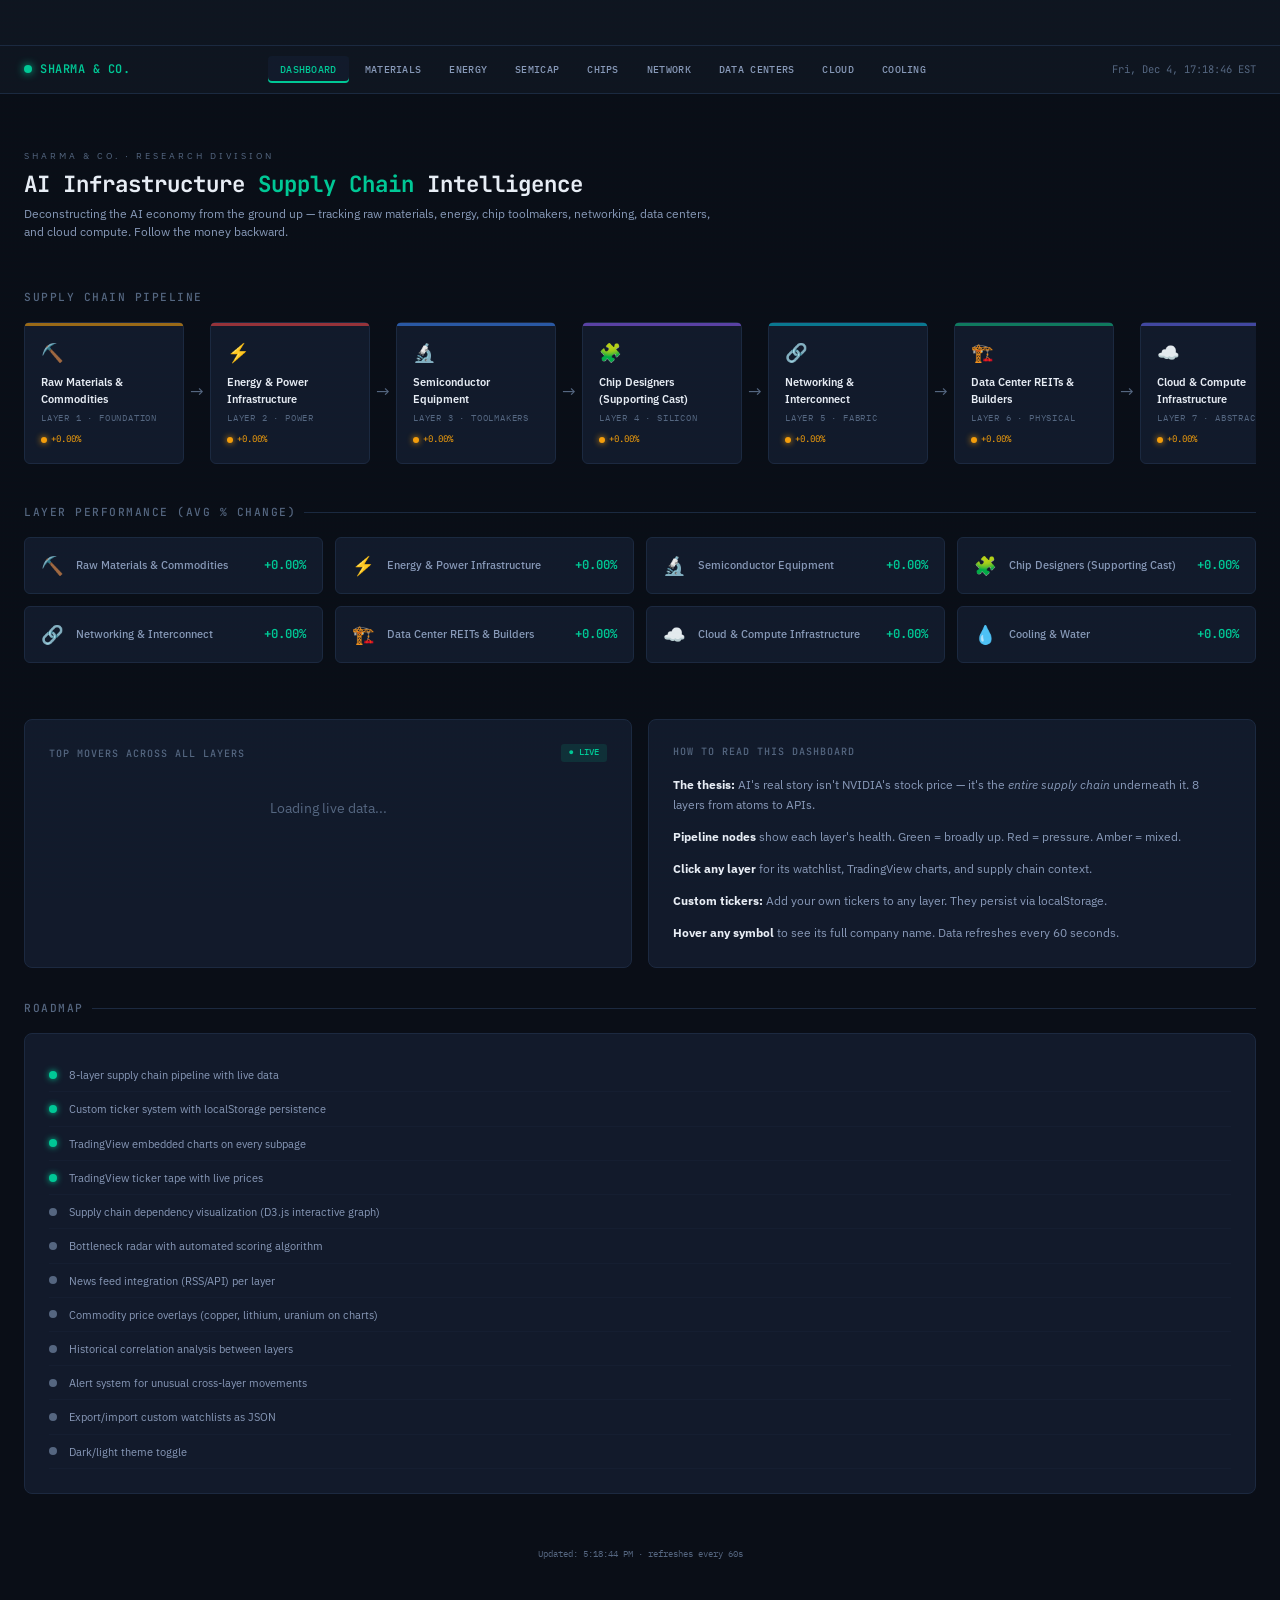
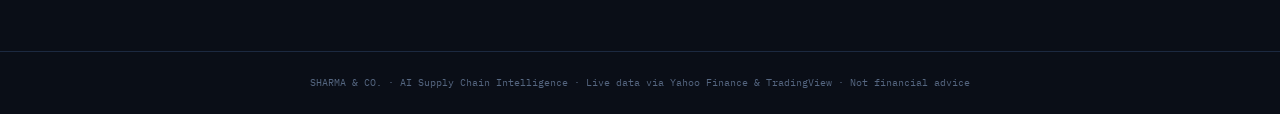
<file: index.html>
<!DOCTYPE html>
<html lang="en">
<head>
  <meta charset="UTF-8">
  <meta name="viewport" content="width=device-width, initial-scale=1.0">
  <title>Sharma & Co. — AI Supply Chain Intelligence</title>
  <link rel="stylesheet" href="css/style.css">
  <style>
    .hero-visual{position:relative;padding:32px 0 16px}
    .firm-name{font-family:'IBM Plex Sans',sans-serif;font-size:0.65rem;color:var(--text-muted);text-transform:uppercase;letter-spacing:3px;margin-bottom:4px}
    .layer-stats-grid{display:grid;grid-template-columns:repeat(4,1fr);gap:12px}
    @media(max-width:1200px){.layer-stats-grid{grid-template-columns:repeat(2,1fr)}}
    @media(max-width:600px){.layer-stats-grid{grid-template-columns:1fr}}
    .layer-stat-card{background:var(--bg-card);border:1px solid var(--border-primary);border-radius:var(--radius-md);padding:14px 16px;display:flex;align-items:center;gap:12px;transition:all var(--transition-base);text-decoration:none;color:inherit}
    .layer-stat-card:hover{border-color:var(--border-accent);transform:translateY(-1px)}
    .layer-stat-card .lsc-icon{font-size:1.3rem}
    .layer-stat-card .lsc-name{font-size:0.78rem;font-weight:500;color:var(--text-secondary)}
    .layer-stat-card .lsc-change{margin-left:auto;font-family:'JetBrains Mono',monospace;font-size:0.88rem;font-weight:600}
    .custom-badge{font-family:'IBM Plex Mono',monospace;font-size:0.68rem;color:var(--accent-blue);padding:12px 0;text-align:center}
    .roadmap-item{display:flex;align-items:center;gap:12px;padding:8px 0;border-bottom:1px solid rgba(28,41,64,0.3)}
    .roadmap-item .rm-status{width:8px;height:8px;border-radius:50%;flex-shrink:0}
    .roadmap-item .rm-text{font-size:0.82rem;color:var(--text-secondary)}
    .rm-done{background:var(--accent-green);box-shadow:0 0 6px var(--accent-green)}
    .rm-progress{background:var(--accent-amber);box-shadow:0 0 6px var(--accent-amber)}
    .rm-planned{background:var(--text-muted)}
    .tv-tape-wrapper{height:46px;overflow:hidden;border-bottom:1px solid var(--border-primary);background:var(--bg-secondary)}
  </style>
</head>
<body>

  <!-- TRADINGVIEW TICKER TAPE -->
  <div class="tv-tape-wrapper" id="tv-ticker-tape"></div>

  <!-- TOP BAR -->
  <nav class="topbar">
    <div class="topbar-brand"><span class="dot"></span><span>SHARMA & CO.</span></div>
    <ul class="topbar-nav">
      <li><a href="index.html" class="active">Dashboard</a></li>
      <li><a href="pages/materials.html">Materials</a></li>
      <li><a href="pages/energy.html">Energy</a></li>
      <li><a href="pages/semicap.html">Semicap</a></li>
      <li><a href="pages/chips.html">Chips</a></li>
      <li><a href="pages/network.html">Network</a></li>
      <li><a href="pages/datacenter.html">Data Centers</a></li>
      <li><a href="pages/cloud.html">Cloud</a></li>
      <li><a href="pages/cooling.html">Cooling</a></li>
    </ul>
    <div class="topbar-clock" id="topbar-clock"></div>
  </nav>

  <main class="main-content">

    <div class="dashboard-header hero-visual">
      <div class="firm-name">Sharma & Co. · Research Division</div>
      <h1>AI Infrastructure <span>Supply Chain</span> Intelligence</h1>
      <p class="subtitle">Deconstructing the AI economy from the ground up — tracking raw materials, energy, chip toolmakers, networking, data centers, and cloud compute. Follow the money backward.</p>
    </div>

    <!-- PIPELINE -->
    <div class="pipeline-section section">
      <h2>Supply Chain Pipeline</h2>
      <div class="pipeline-flow" id="pipeline-flow"></div>
    </div>

    <!-- LAYER STATS -->
    <div class="section">
      <div class="section-title">Layer Performance (Avg % Change)</div>
      <div class="layer-stats-grid" id="layer-stats-grid"></div>
    </div>

    <div class="custom-badge" id="custom-count-badge"></div>

    <!-- TWO COL -->
    <div class="grid-2 section">
      <div class="card">
        <div class="card-header">
          <span class="card-title">Top Movers Across All Layers</span>
          <span class="card-badge live">● LIVE</span>
        </div>
        <div id="top-movers"><div class="skeleton" style="height:280px"></div></div>
      </div>

      <div class="card">
        <div class="card-header"><span class="card-title">How To Read This Dashboard</span></div>
        <div style="font-size:0.84rem;color:var(--text-secondary);line-height:1.7">
          <p style="margin-bottom:12px"><strong style="color:var(--text-primary)">The thesis:</strong> AI's real story isn't NVIDIA's stock price — it's the <em>entire supply chain</em> underneath it. 8 layers from atoms to APIs.</p>
          <p style="margin-bottom:12px"><strong style="color:var(--text-primary)">Pipeline nodes</strong> show each layer's health. Green = broadly up. Red = pressure. Amber = mixed.</p>
          <p style="margin-bottom:12px"><strong style="color:var(--text-primary)">Click any layer</strong> for its watchlist, TradingView charts, and supply chain context.</p>
          <p style="margin-bottom:12px"><strong style="color:var(--text-primary)">Custom tickers:</strong> Add your own tickers to any layer. They persist via localStorage.</p>
          <p><strong style="color:var(--text-primary)">Hover any symbol</strong> to see its full company name. Data refreshes every 60 seconds.</p>
        </div>
      </div>
    </div>

    <!-- ROADMAP -->
    <div class="section">
      <div class="section-title">Roadmap</div>
      <div class="card">
        <div class="roadmap-item"><span class="rm-status rm-done"></span><span class="rm-text">8-layer supply chain pipeline with live data</span></div>
        <div class="roadmap-item"><span class="rm-status rm-done"></span><span class="rm-text">Custom ticker system with localStorage persistence</span></div>
        <div class="roadmap-item"><span class="rm-status rm-done"></span><span class="rm-text">TradingView embedded charts on every subpage</span></div>
        <div class="roadmap-item"><span class="rm-status rm-done"></span><span class="rm-text">TradingView ticker tape with live prices</span></div>
        <div class="roadmap-item"><span class="rm-status rm-planned"></span><span class="rm-text">Supply chain dependency visualization (D3.js interactive graph)</span></div>
        <div class="roadmap-item"><span class="rm-status rm-planned"></span><span class="rm-text">Bottleneck radar with automated scoring algorithm</span></div>
        <div class="roadmap-item"><span class="rm-status rm-planned"></span><span class="rm-text">News feed integration (RSS/API) per layer</span></div>
        <div class="roadmap-item"><span class="rm-status rm-planned"></span><span class="rm-text">Commodity price overlays (copper, lithium, uranium on charts)</span></div>
        <div class="roadmap-item"><span class="rm-status rm-planned"></span><span class="rm-text">Historical correlation analysis between layers</span></div>
        <div class="roadmap-item"><span class="rm-status rm-planned"></span><span class="rm-text">Alert system for unusual cross-layer movements</span></div>
        <div class="roadmap-item"><span class="rm-status rm-planned"></span><span class="rm-text">Export/import custom watchlists as JSON</span></div>
        <div class="roadmap-item"><span class="rm-status rm-planned"></span><span class="rm-text">Dark/light theme toggle</span></div>
      </div>
    </div>

    <div style="text-align:center;padding:16px 0">
      <span class="refresh-indicator"><span id="last-updated" style="color:var(--text-muted)">Connecting to live data...</span></span>
    </div>
  </main>

  <footer class="site-footer">SHARMA & CO. · AI Supply Chain Intelligence · Live data via Yahoo Finance & TradingView · Not financial advice</footer>

  <script src="js/engine.js"></script>
  <script>
    (function() {
      // TradingView ticker tape
      renderTradingViewTicker('tv-ticker-tape');

      // Pipeline
      const flow = document.getElementById('pipeline-flow');
      LAYER_ORDER.forEach((key, i) => {
        const L = LAYERS[key], lookup = buildTickerLookup();
        const node = document.createElement('a');
        node.href = `pages/${L.slug}.html`; node.className = 'pipeline-node'; node.id = `node-${key}`;
        node.style.setProperty('--node-color', L.color);
        node.innerHTML = `<div class="node-icon">${L.icon}</div><div class="node-name">${L.name}</div><div class="node-tag">${L.tag}</div><div class="node-status"><span class="status-dot amber"></span><span class="status-text mixed">loading...</span></div>`;
        flow.appendChild(node);
        if (i < LAYER_ORDER.length - 1) { const a=document.createElement('span'); a.className='pipeline-arrow'; a.textContent='→'; flow.appendChild(a); }
      });

      // Layer stats grid
      const grid = document.getElementById('layer-stats-grid');
      LAYER_ORDER.forEach(key => {
        const L = LAYERS[key], cc = CustomTickers.get(key).length;
        const badge = cc > 0 ? ` <span style="font-size:0.6rem;color:var(--accent-blue)">+${cc}</span>` : '';
        const card = document.createElement('a');
        card.href = `pages/${L.slug}.html`; card.className = 'layer-stat-card'; card.id = `stat-${key}`;
        card.innerHTML = `<span class="lsc-icon">${L.icon}</span><span class="lsc-name">${L.name}${badge}</span><span class="lsc-change"><span class="stat-value" style="font-size:0.88rem">…</span></span>`;
        grid.appendChild(card);
      });

      startClock();
      loadSummaryDashboard();
      setInterval(loadSummaryDashboard, CONFIG.REFRESH_INTERVAL);
    })();
  </script>
</body>
</html>
</file>
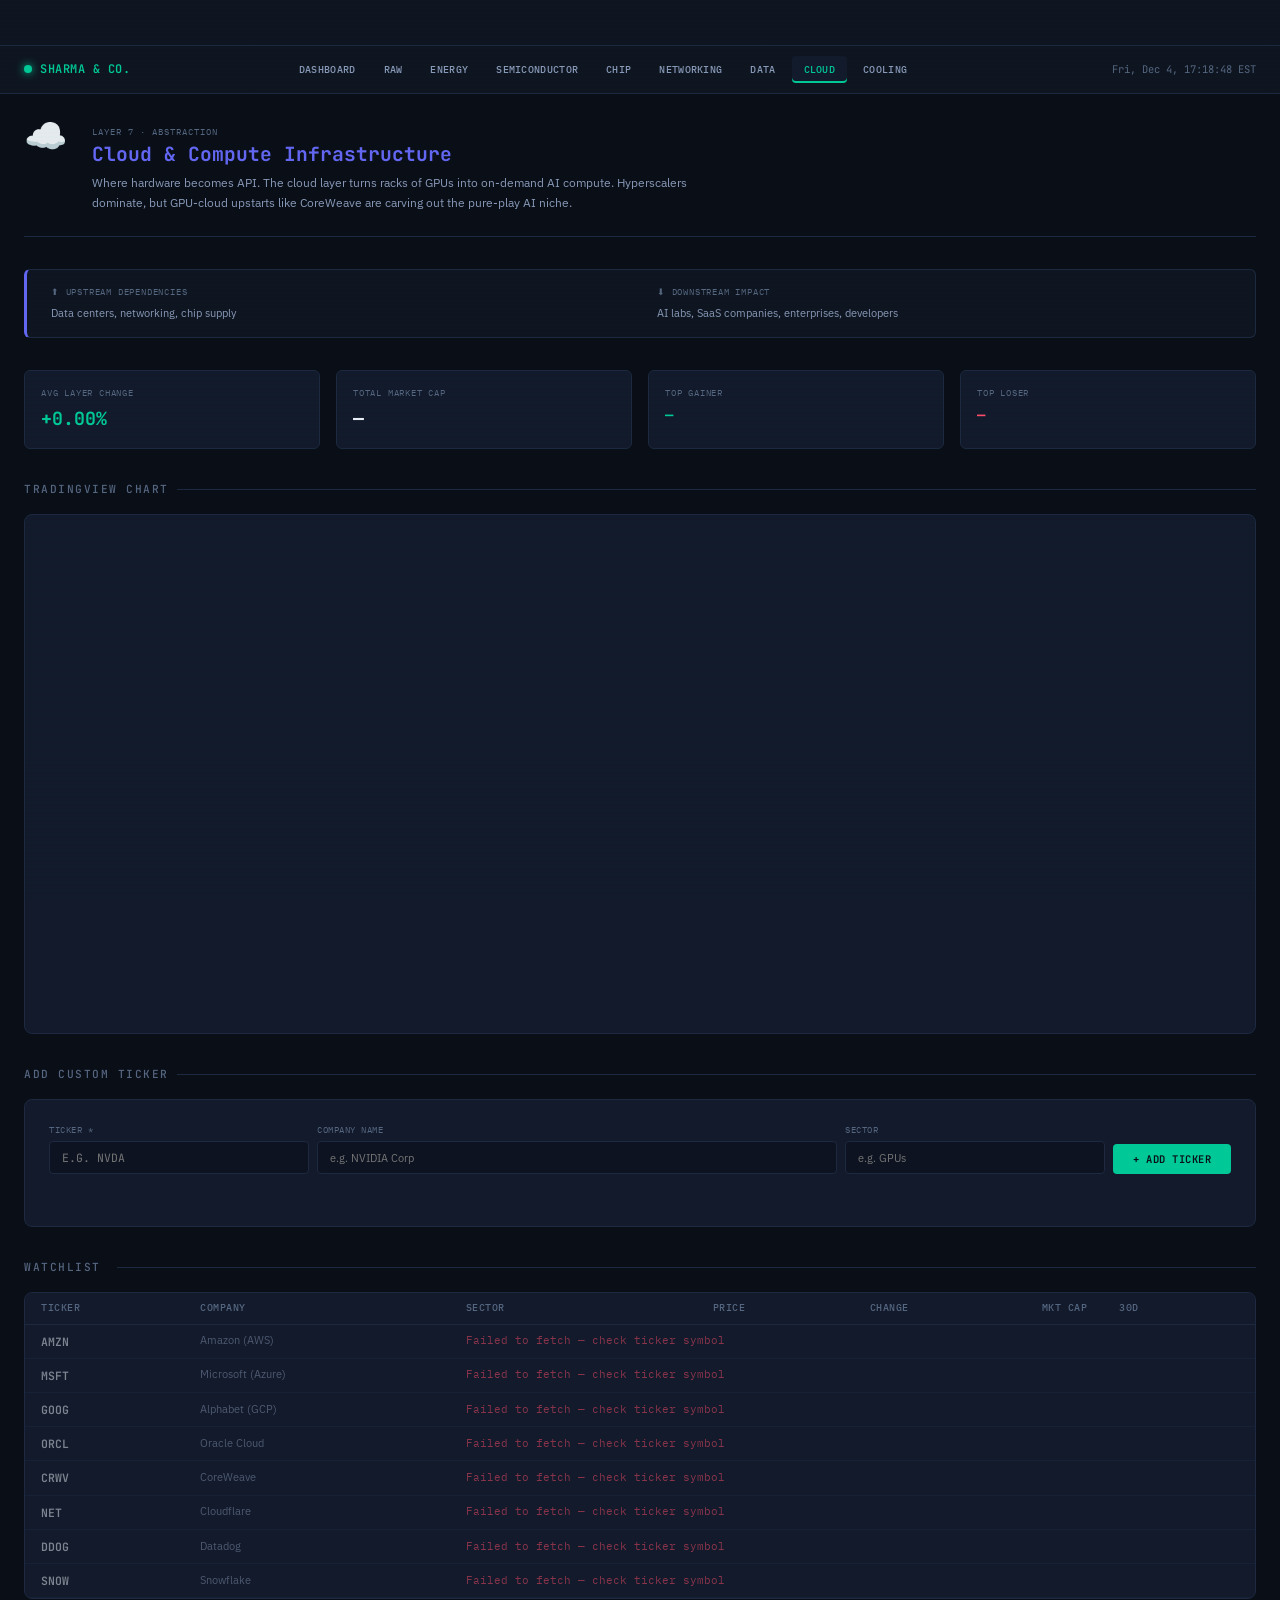
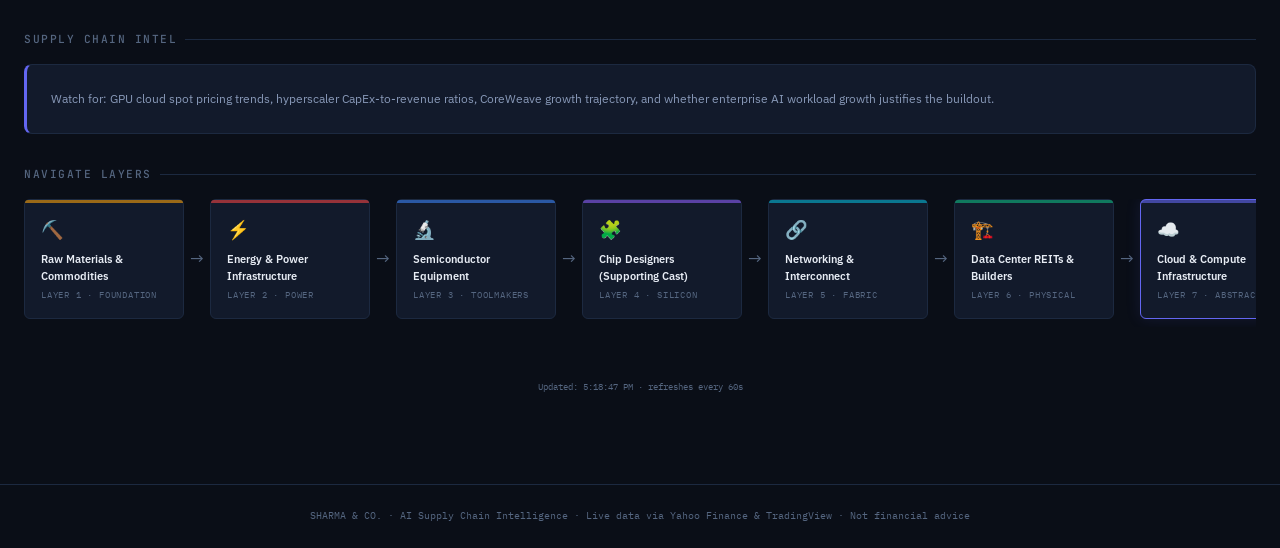
<file: pages/cloud.html>
<!DOCTYPE html>
<html lang="en">
<head>
  <meta charset="UTF-8">
  <meta name="viewport" content="width=device-width, initial-scale=1.0">
  <title>Cloud & Compute Infrastructure — Sharma & Co.</title>
  <link rel="stylesheet" href="../css/style.css">
  <style>.tv-tape-wrapper{height:46px;overflow:hidden;border-bottom:1px solid var(--border-primary);background:var(--bg-secondary)}</style>
</head>
<body>
  <!-- TRADINGVIEW TICKER TAPE -->
  <div class="tv-tape-wrapper" id="tv-ticker-tape"></div>

  <nav class="topbar">
    <div class="topbar-brand"><span class="dot"></span><span>SHARMA & CO.</span></div>
    <ul class="topbar-nav">
      <li><a href="../index.html">Dashboard</a></li>
      <li><a href="materials.html">Raw</a></li>
      <li><a href="energy.html">Energy</a></li>
      <li><a href="semicap.html">Semiconductor</a></li>
      <li><a href="chips.html">Chip</a></li>
      <li><a href="network.html">Networking</a></li>
      <li><a href="datacenter.html">Data</a></li>
      <li><a href="cloud.html" class="active">Cloud</a></li>
      <li><a href="cooling.html">Cooling</a></li>
    </ul>
    <div class="topbar-clock" id="topbar-clock"></div>
  </nav>

  <main class="main-content">
    <div class="subpage-header">
      <div class="layer-icon">☁️</div>
      <div>
        <div class="layer-tag">Layer 7 · Abstraction</div>
        <h1 style="color:#6366f1">Cloud & Compute Infrastructure</h1>
        <p class="layer-desc">Where hardware becomes API. The cloud layer turns racks of GPUs into on-demand AI compute. Hyperscalers dominate, but GPU-cloud upstarts like CoreWeave are carving out the pure-play AI niche.</p>
      </div>
    </div>

    <div class="supply-chain-context" style="--node-color:#6366f1">
      <div class="ctx-block"><div class="ctx-label">⬆ Upstream Dependencies</div><div class="ctx-value">Data centers, networking, chip supply</div></div>
      <div class="ctx-block"><div class="ctx-label">⬇ Downstream Impact</div><div class="ctx-value">AI labs, SaaS companies, enterprises, developers</div></div>
    </div>

    <div class="grid-4 section">
      <div class="stat-box"><div class="stat-label">Avg Layer Change</div><div class="stat-value" id="stat-avg-change" style="font-size:1.3rem">…</div></div>
      <div class="stat-box"><div class="stat-label">Total Market Cap</div><div class="stat-value" id="stat-total-mcap" style="font-size:1.3rem">…</div></div>
      <div class="stat-box"><div class="stat-label">Top Gainer</div><div class="stat-value" id="stat-top-gainer" style="font-size:1rem">…</div></div>
      <div class="stat-box"><div class="stat-label">Top Loser</div><div class="stat-value" id="stat-top-loser" style="font-size:1rem">…</div></div>
    </div>

    <!-- TRADINGVIEW CHART -->
    <div class="section">
      <div class="section-title">TradingView Chart</div>
      <div class="card" style="padding:0;overflow:hidden;min-height:520px" id="tv-chart-container"></div>
    </div>

    <!-- ADD CUSTOM TICKER -->
    <div class="section">
      <div class="section-title">Add Custom Ticker</div>
      <div class="card" id="add-ticker-container"></div>
    </div>

    <!-- WATCHLIST -->
    <div class="section">
      <div class="section-title">Watchlist <span id="custom-ticker-count" style="color:var(--accent-blue);font-size:0.72rem"></span></div>
      <div class="card" style="padding:0;overflow:hidden">
        <div id="layer-table"><div class="skeleton" style="height:400px;width:100%;border-radius:0"></div></div>
      </div>
    </div>

    <!-- SUPPLY CHAIN INTEL -->
    <div class="section">
      <div class="section-title">Supply Chain Intel</div>
      <div class="card" style="border-left:3px solid #6366f1">
        <div style="font-size:0.84rem;color:var(--text-secondary);line-height:1.7">Watch for: GPU cloud spot pricing trends, hyperscaler CapEx-to-revenue ratios, CoreWeave growth trajectory, and whether enterprise AI workload growth justifies the buildout.</div>
      </div>
    </div>

    <!-- LAYER NAV -->
    <div class="section">
      <div class="section-title">Navigate Layers</div>
      <div class="pipeline-flow" id="pipeline-mini"></div>
    </div>

    <div style="text-align:center;padding:16px 0">
      <span class="refresh-indicator"><span id="last-updated" style="color:var(--text-muted)">Connecting to live data...</span></span>
    </div>
  </main>

  <footer class="site-footer">SHARMA & CO. · AI Supply Chain Intelligence · Live data via Yahoo Finance & TradingView · Not financial advice</footer>

  <script src="../js/engine.js"></script>
  <script>
    (function(){
      // TradingView ticker tape for this layer
      renderTradingViewTicker('tv-ticker-tape');

      // Mini pipeline nav
      var flow=document.getElementById('pipeline-mini');
      LAYER_ORDER.forEach(function(k,i){
        var l=LAYERS[k],node=document.createElement('a');
        node.href=l.slug+'.html';node.className='pipeline-node';
        node.style.setProperty('--node-color',l.color);
        if(k==='cloud'){node.style.borderColor=l.color;node.style.boxShadow='0 0 15px '+l.color+'20';}
        node.innerHTML='<div class="node-icon">'+l.icon+'</div><div class="node-name">'+l.name+'</div><div class="node-tag">'+l.tag+'</div>';
        flow.appendChild(node);
        if(i<LAYER_ORDER.length-1){var a=document.createElement('span');a.className='pipeline-arrow';a.textContent='→';flow.appendChild(a);}
      });

      startClock();
      loadSubpage('cloud');
      setInterval(function(){loadSubpage('cloud');}, CONFIG.REFRESH_INTERVAL);
    })();
  </script>
</body>
</html>
</file>
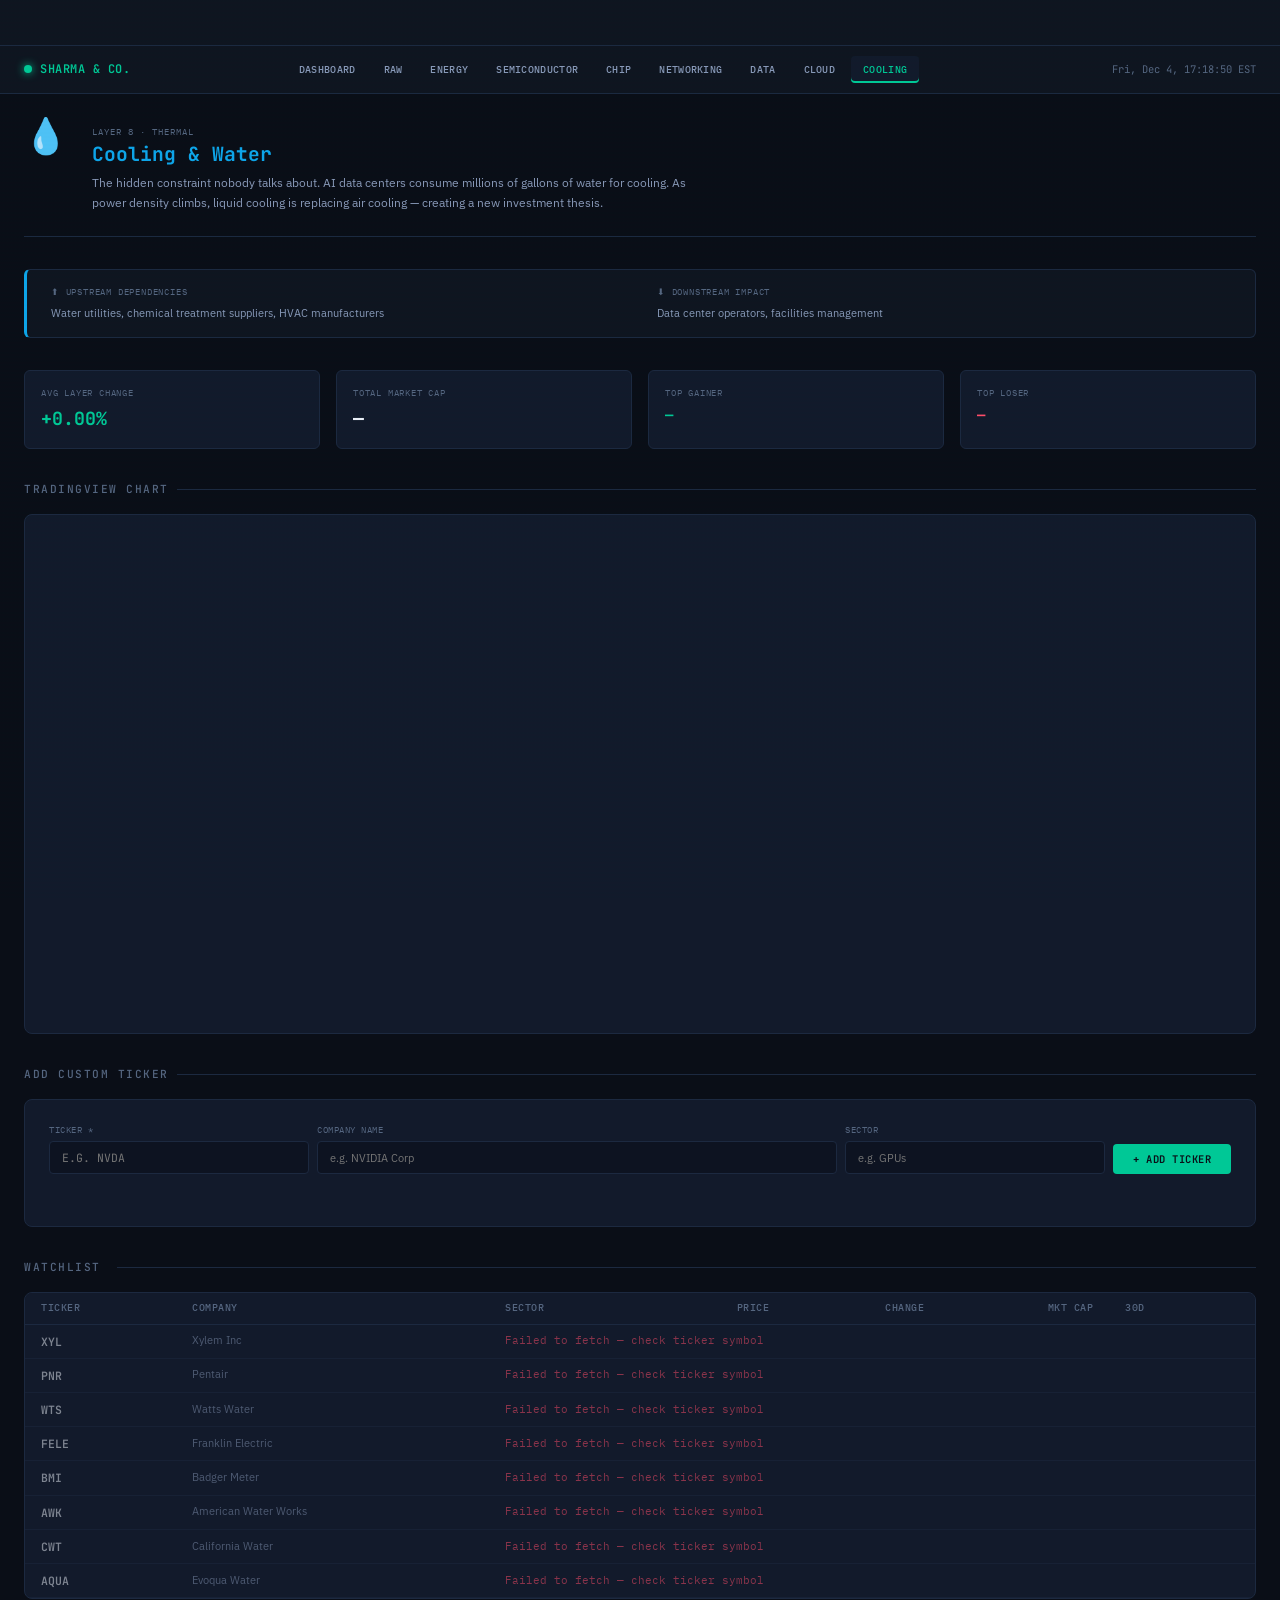
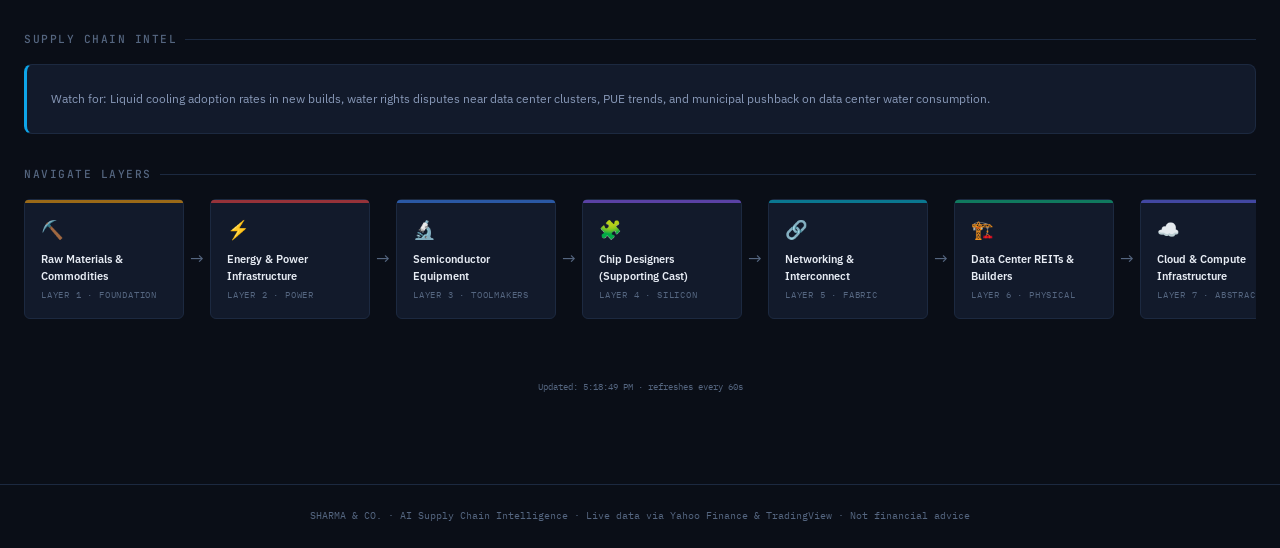
<file: pages/cooling.html>
<!DOCTYPE html>
<html lang="en">
<head>
  <meta charset="UTF-8">
  <meta name="viewport" content="width=device-width, initial-scale=1.0">
  <title>Cooling & Water — Sharma & Co.</title>
  <link rel="stylesheet" href="../css/style.css">
  <style>.tv-tape-wrapper{height:46px;overflow:hidden;border-bottom:1px solid var(--border-primary);background:var(--bg-secondary)}</style>
</head>
<body>
  <!-- TRADINGVIEW TICKER TAPE -->
  <div class="tv-tape-wrapper" id="tv-ticker-tape"></div>

  <nav class="topbar">
    <div class="topbar-brand"><span class="dot"></span><span>SHARMA & CO.</span></div>
    <ul class="topbar-nav">
      <li><a href="../index.html">Dashboard</a></li>
      <li><a href="materials.html">Raw</a></li>
      <li><a href="energy.html">Energy</a></li>
      <li><a href="semicap.html">Semiconductor</a></li>
      <li><a href="chips.html">Chip</a></li>
      <li><a href="network.html">Networking</a></li>
      <li><a href="datacenter.html">Data</a></li>
      <li><a href="cloud.html">Cloud</a></li>
      <li><a href="cooling.html" class="active">Cooling</a></li>
    </ul>
    <div class="topbar-clock" id="topbar-clock"></div>
  </nav>

  <main class="main-content">
    <div class="subpage-header">
      <div class="layer-icon">💧</div>
      <div>
        <div class="layer-tag">Layer 8 · Thermal</div>
        <h1 style="color:#0ea5e9">Cooling & Water</h1>
        <p class="layer-desc">The hidden constraint nobody talks about. AI data centers consume millions of gallons of water for cooling. As power density climbs, liquid cooling is replacing air cooling — creating a new investment thesis.</p>
      </div>
    </div>

    <div class="supply-chain-context" style="--node-color:#0ea5e9">
      <div class="ctx-block"><div class="ctx-label">⬆ Upstream Dependencies</div><div class="ctx-value">Water utilities, chemical treatment suppliers, HVAC manufacturers</div></div>
      <div class="ctx-block"><div class="ctx-label">⬇ Downstream Impact</div><div class="ctx-value">Data center operators, facilities management</div></div>
    </div>

    <div class="grid-4 section">
      <div class="stat-box"><div class="stat-label">Avg Layer Change</div><div class="stat-value" id="stat-avg-change" style="font-size:1.3rem">…</div></div>
      <div class="stat-box"><div class="stat-label">Total Market Cap</div><div class="stat-value" id="stat-total-mcap" style="font-size:1.3rem">…</div></div>
      <div class="stat-box"><div class="stat-label">Top Gainer</div><div class="stat-value" id="stat-top-gainer" style="font-size:1rem">…</div></div>
      <div class="stat-box"><div class="stat-label">Top Loser</div><div class="stat-value" id="stat-top-loser" style="font-size:1rem">…</div></div>
    </div>

    <!-- TRADINGVIEW CHART -->
    <div class="section">
      <div class="section-title">TradingView Chart</div>
      <div class="card" style="padding:0;overflow:hidden;min-height:520px" id="tv-chart-container"></div>
    </div>

    <!-- ADD CUSTOM TICKER -->
    <div class="section">
      <div class="section-title">Add Custom Ticker</div>
      <div class="card" id="add-ticker-container"></div>
    </div>

    <!-- WATCHLIST -->
    <div class="section">
      <div class="section-title">Watchlist <span id="custom-ticker-count" style="color:var(--accent-blue);font-size:0.72rem"></span></div>
      <div class="card" style="padding:0;overflow:hidden">
        <div id="layer-table"><div class="skeleton" style="height:400px;width:100%;border-radius:0"></div></div>
      </div>
    </div>

    <!-- SUPPLY CHAIN INTEL -->
    <div class="section">
      <div class="section-title">Supply Chain Intel</div>
      <div class="card" style="border-left:3px solid #0ea5e9">
        <div style="font-size:0.84rem;color:var(--text-secondary);line-height:1.7">Watch for: Liquid cooling adoption rates in new builds, water rights disputes near data center clusters, PUE trends, and municipal pushback on data center water consumption.</div>
      </div>
    </div>

    <!-- LAYER NAV -->
    <div class="section">
      <div class="section-title">Navigate Layers</div>
      <div class="pipeline-flow" id="pipeline-mini"></div>
    </div>

    <div style="text-align:center;padding:16px 0">
      <span class="refresh-indicator"><span id="last-updated" style="color:var(--text-muted)">Connecting to live data...</span></span>
    </div>
  </main>

  <footer class="site-footer">SHARMA & CO. · AI Supply Chain Intelligence · Live data via Yahoo Finance & TradingView · Not financial advice</footer>

  <script src="../js/engine.js"></script>
  <script>
    (function(){
      // TradingView ticker tape for this layer
      renderTradingViewTicker('tv-ticker-tape');

      // Mini pipeline nav
      var flow=document.getElementById('pipeline-mini');
      LAYER_ORDER.forEach(function(k,i){
        var l=LAYERS[k],node=document.createElement('a');
        node.href=l.slug+'.html';node.className='pipeline-node';
        node.style.setProperty('--node-color',l.color);
        if(k==='cooling'){node.style.borderColor=l.color;node.style.boxShadow='0 0 15px '+l.color+'20';}
        node.innerHTML='<div class="node-icon">'+l.icon+'</div><div class="node-name">'+l.name+'</div><div class="node-tag">'+l.tag+'</div>';
        flow.appendChild(node);
        if(i<LAYER_ORDER.length-1){var a=document.createElement('span');a.className='pipeline-arrow';a.textContent='→';flow.appendChild(a);}
      });

      startClock();
      loadSubpage('cooling');
      setInterval(function(){loadSubpage('cooling');}, CONFIG.REFRESH_INTERVAL);
    })();
  </script>
</body>
</html>
</file>
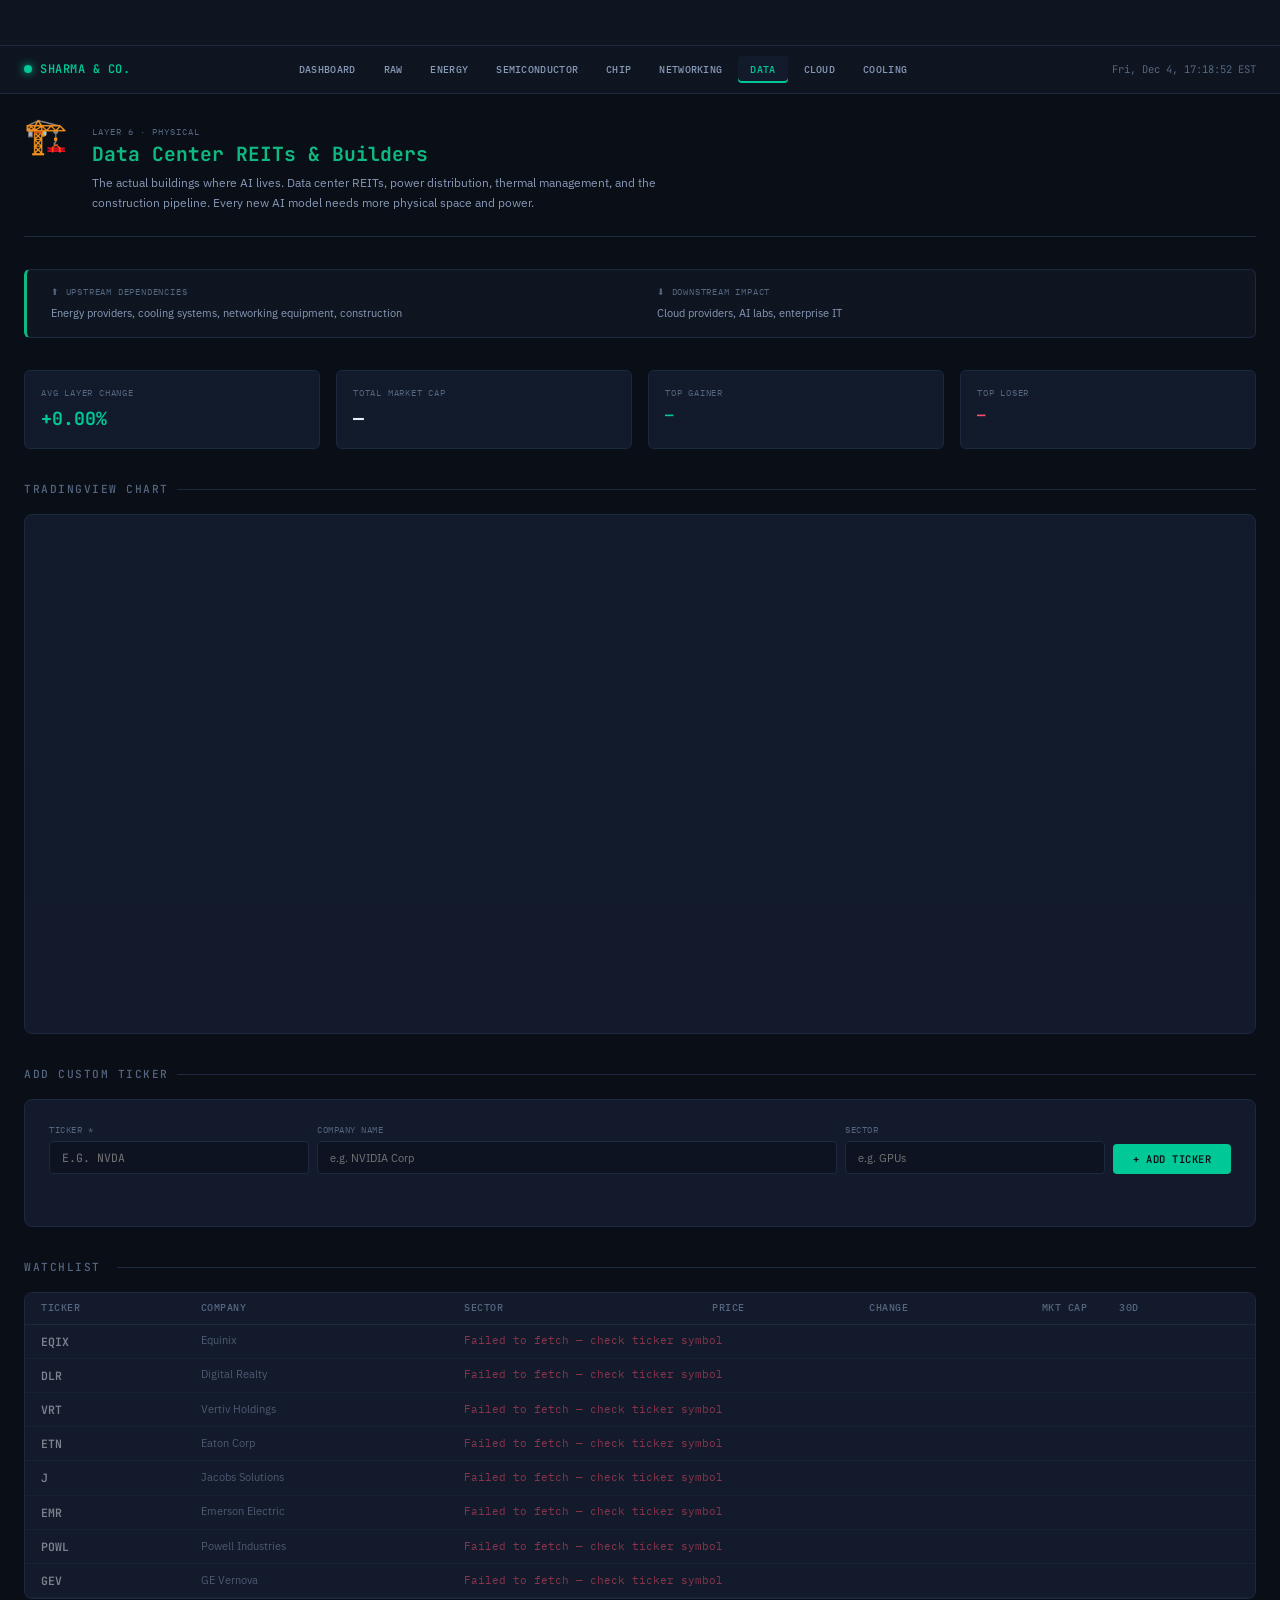
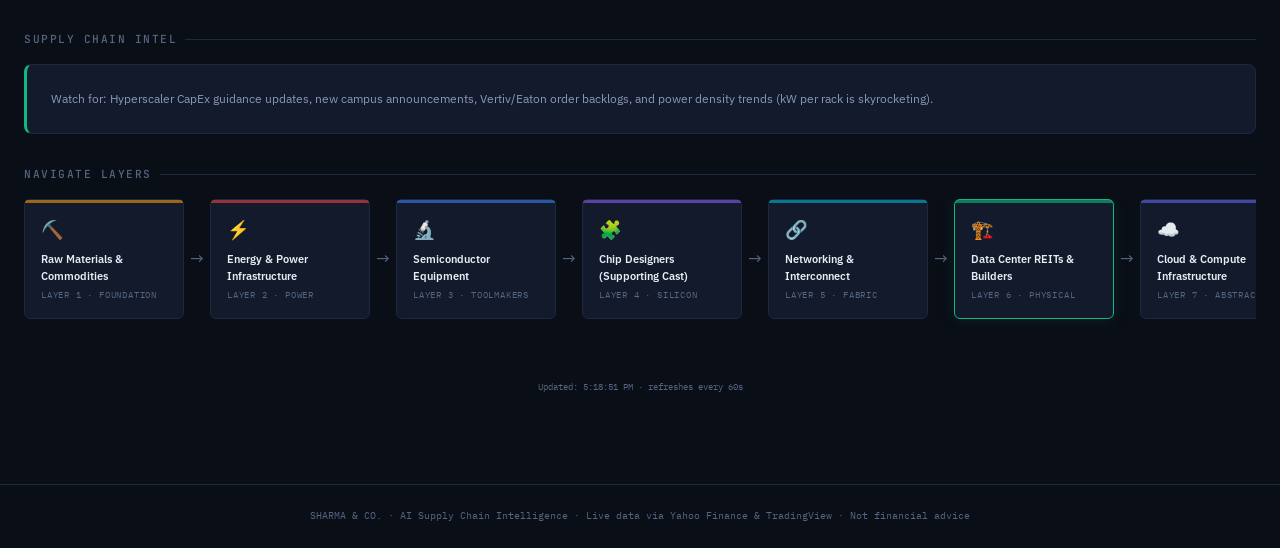
<file: pages/datacenter.html>
<!DOCTYPE html>
<html lang="en">
<head>
  <meta charset="UTF-8">
  <meta name="viewport" content="width=device-width, initial-scale=1.0">
  <title>Data Center REITs & Builders — Sharma & Co.</title>
  <link rel="stylesheet" href="../css/style.css">
  <style>.tv-tape-wrapper{height:46px;overflow:hidden;border-bottom:1px solid var(--border-primary);background:var(--bg-secondary)}</style>
</head>
<body>
  <!-- TRADINGVIEW TICKER TAPE -->
  <div class="tv-tape-wrapper" id="tv-ticker-tape"></div>

  <nav class="topbar">
    <div class="topbar-brand"><span class="dot"></span><span>SHARMA & CO.</span></div>
    <ul class="topbar-nav">
      <li><a href="../index.html">Dashboard</a></li>
      <li><a href="materials.html">Raw</a></li>
      <li><a href="energy.html">Energy</a></li>
      <li><a href="semicap.html">Semiconductor</a></li>
      <li><a href="chips.html">Chip</a></li>
      <li><a href="network.html">Networking</a></li>
      <li><a href="datacenter.html" class="active">Data</a></li>
      <li><a href="cloud.html">Cloud</a></li>
      <li><a href="cooling.html">Cooling</a></li>
    </ul>
    <div class="topbar-clock" id="topbar-clock"></div>
  </nav>

  <main class="main-content">
    <div class="subpage-header">
      <div class="layer-icon">🏗️</div>
      <div>
        <div class="layer-tag">Layer 6 · Physical</div>
        <h1 style="color:#10b981">Data Center REITs & Builders</h1>
        <p class="layer-desc">The actual buildings where AI lives. Data center REITs, power distribution, thermal management, and the construction pipeline. Every new AI model needs more physical space and power.</p>
      </div>
    </div>

    <div class="supply-chain-context" style="--node-color:#10b981">
      <div class="ctx-block"><div class="ctx-label">⬆ Upstream Dependencies</div><div class="ctx-value">Energy providers, cooling systems, networking equipment, construction</div></div>
      <div class="ctx-block"><div class="ctx-label">⬇ Downstream Impact</div><div class="ctx-value">Cloud providers, AI labs, enterprise IT</div></div>
    </div>

    <div class="grid-4 section">
      <div class="stat-box"><div class="stat-label">Avg Layer Change</div><div class="stat-value" id="stat-avg-change" style="font-size:1.3rem">…</div></div>
      <div class="stat-box"><div class="stat-label">Total Market Cap</div><div class="stat-value" id="stat-total-mcap" style="font-size:1.3rem">…</div></div>
      <div class="stat-box"><div class="stat-label">Top Gainer</div><div class="stat-value" id="stat-top-gainer" style="font-size:1rem">…</div></div>
      <div class="stat-box"><div class="stat-label">Top Loser</div><div class="stat-value" id="stat-top-loser" style="font-size:1rem">…</div></div>
    </div>

    <!-- TRADINGVIEW CHART -->
    <div class="section">
      <div class="section-title">TradingView Chart</div>
      <div class="card" style="padding:0;overflow:hidden;min-height:520px" id="tv-chart-container"></div>
    </div>

    <!-- ADD CUSTOM TICKER -->
    <div class="section">
      <div class="section-title">Add Custom Ticker</div>
      <div class="card" id="add-ticker-container"></div>
    </div>

    <!-- WATCHLIST -->
    <div class="section">
      <div class="section-title">Watchlist <span id="custom-ticker-count" style="color:var(--accent-blue);font-size:0.72rem"></span></div>
      <div class="card" style="padding:0;overflow:hidden">
        <div id="layer-table"><div class="skeleton" style="height:400px;width:100%;border-radius:0"></div></div>
      </div>
    </div>

    <!-- SUPPLY CHAIN INTEL -->
    <div class="section">
      <div class="section-title">Supply Chain Intel</div>
      <div class="card" style="border-left:3px solid #10b981">
        <div style="font-size:0.84rem;color:var(--text-secondary);line-height:1.7">Watch for: Hyperscaler CapEx guidance updates, new campus announcements, Vertiv/Eaton order backlogs, and power density trends (kW per rack is skyrocketing).</div>
      </div>
    </div>

    <!-- LAYER NAV -->
    <div class="section">
      <div class="section-title">Navigate Layers</div>
      <div class="pipeline-flow" id="pipeline-mini"></div>
    </div>

    <div style="text-align:center;padding:16px 0">
      <span class="refresh-indicator"><span id="last-updated" style="color:var(--text-muted)">Connecting to live data...</span></span>
    </div>
  </main>

  <footer class="site-footer">SHARMA & CO. · AI Supply Chain Intelligence · Live data via Yahoo Finance & TradingView · Not financial advice</footer>

  <script src="../js/engine.js"></script>
  <script>
    (function(){
      // TradingView ticker tape for this layer
      renderTradingViewTicker('tv-ticker-tape');

      // Mini pipeline nav
      var flow=document.getElementById('pipeline-mini');
      LAYER_ORDER.forEach(function(k,i){
        var l=LAYERS[k],node=document.createElement('a');
        node.href=l.slug+'.html';node.className='pipeline-node';
        node.style.setProperty('--node-color',l.color);
        if(k==='datacenter'){node.style.borderColor=l.color;node.style.boxShadow='0 0 15px '+l.color+'20';}
        node.innerHTML='<div class="node-icon">'+l.icon+'</div><div class="node-name">'+l.name+'</div><div class="node-tag">'+l.tag+'</div>';
        flow.appendChild(node);
        if(i<LAYER_ORDER.length-1){var a=document.createElement('span');a.className='pipeline-arrow';a.textContent='→';flow.appendChild(a);}
      });

      startClock();
      loadSubpage('datacenter');
      setInterval(function(){loadSubpage('datacenter');}, CONFIG.REFRESH_INTERVAL);
    })();
  </script>
</body>
</html>
</file>
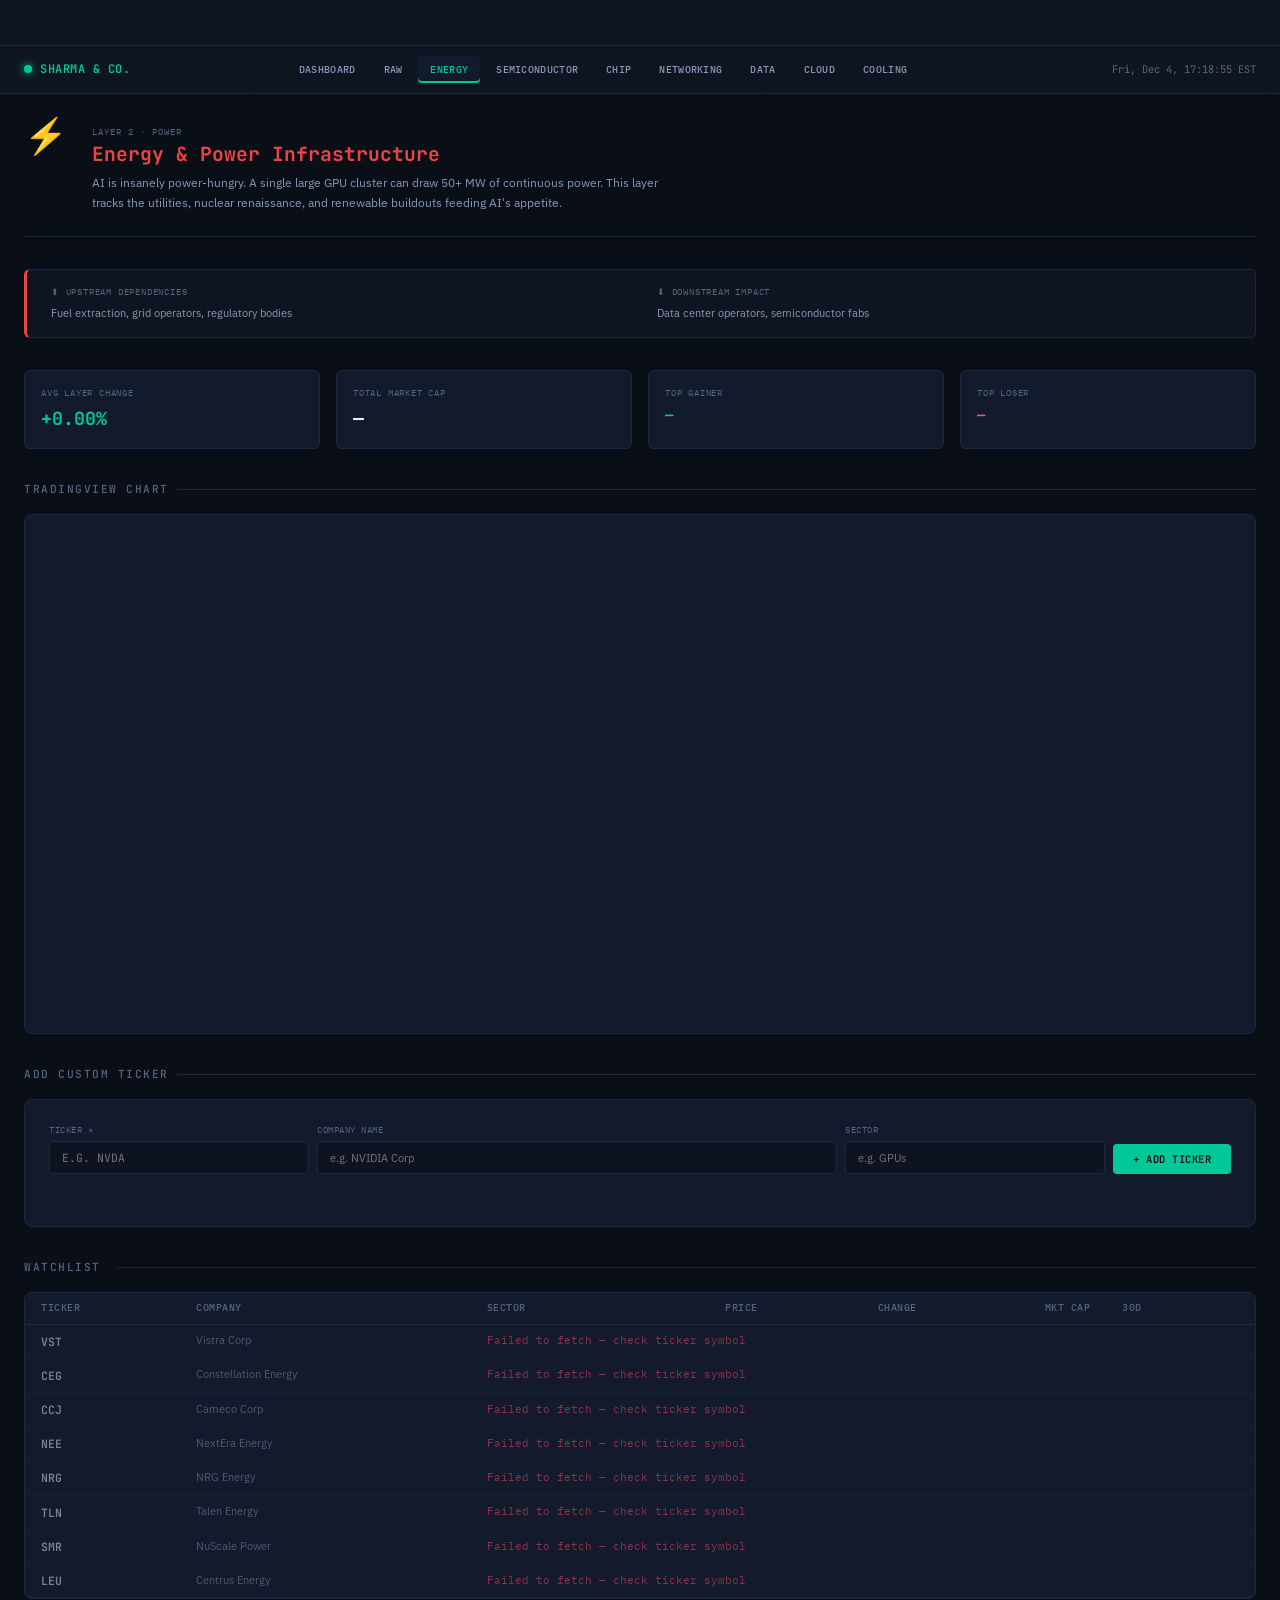
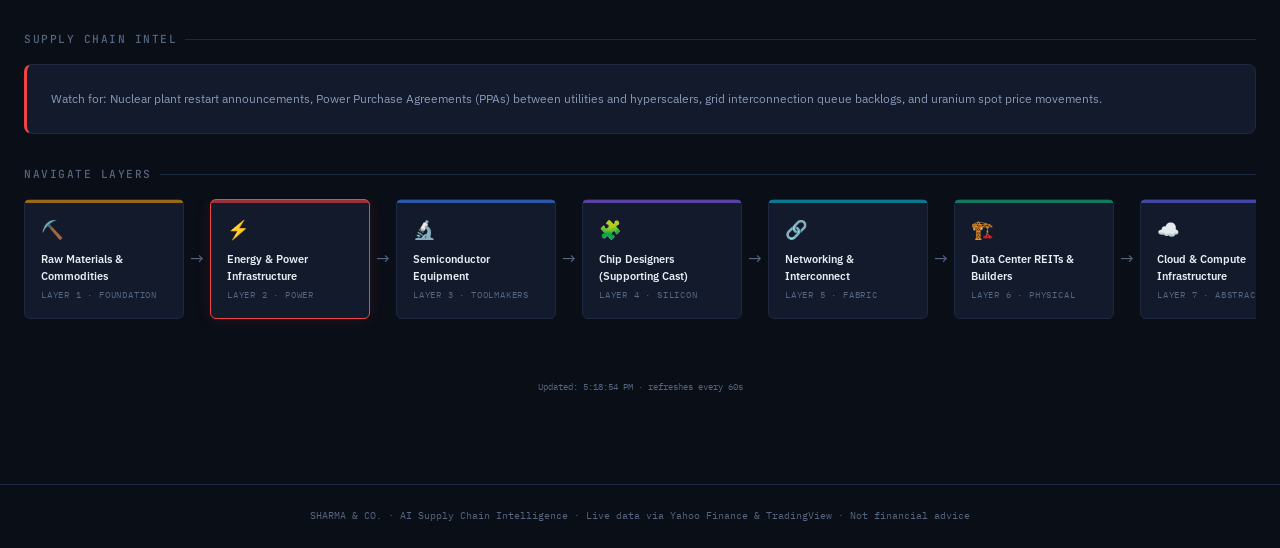
<file: pages/energy.html>
<!DOCTYPE html>
<html lang="en">
<head>
  <meta charset="UTF-8">
  <meta name="viewport" content="width=device-width, initial-scale=1.0">
  <title>Energy & Power Infrastructure — Sharma & Co.</title>
  <link rel="stylesheet" href="../css/style.css">
  <style>.tv-tape-wrapper{height:46px;overflow:hidden;border-bottom:1px solid var(--border-primary);background:var(--bg-secondary)}</style>
</head>
<body>
  <!-- TRADINGVIEW TICKER TAPE -->
  <div class="tv-tape-wrapper" id="tv-ticker-tape"></div>

  <nav class="topbar">
    <div class="topbar-brand"><span class="dot"></span><span>SHARMA & CO.</span></div>
    <ul class="topbar-nav">
      <li><a href="../index.html">Dashboard</a></li>
      <li><a href="materials.html">Raw</a></li>
      <li><a href="energy.html" class="active">Energy</a></li>
      <li><a href="semicap.html">Semiconductor</a></li>
      <li><a href="chips.html">Chip</a></li>
      <li><a href="network.html">Networking</a></li>
      <li><a href="datacenter.html">Data</a></li>
      <li><a href="cloud.html">Cloud</a></li>
      <li><a href="cooling.html">Cooling</a></li>
    </ul>
    <div class="topbar-clock" id="topbar-clock"></div>
  </nav>

  <main class="main-content">
    <div class="subpage-header">
      <div class="layer-icon">⚡</div>
      <div>
        <div class="layer-tag">Layer 2 · Power</div>
        <h1 style="color:#ef4444">Energy & Power Infrastructure</h1>
        <p class="layer-desc">AI is insanely power-hungry. A single large GPU cluster can draw 50+ MW of continuous power. This layer tracks the utilities, nuclear renaissance, and renewable buildouts feeding AI's appetite.</p>
      </div>
    </div>

    <div class="supply-chain-context" style="--node-color:#ef4444">
      <div class="ctx-block"><div class="ctx-label">⬆ Upstream Dependencies</div><div class="ctx-value">Fuel extraction, grid operators, regulatory bodies</div></div>
      <div class="ctx-block"><div class="ctx-label">⬇ Downstream Impact</div><div class="ctx-value">Data center operators, semiconductor fabs</div></div>
    </div>

    <div class="grid-4 section">
      <div class="stat-box"><div class="stat-label">Avg Layer Change</div><div class="stat-value" id="stat-avg-change" style="font-size:1.3rem">…</div></div>
      <div class="stat-box"><div class="stat-label">Total Market Cap</div><div class="stat-value" id="stat-total-mcap" style="font-size:1.3rem">…</div></div>
      <div class="stat-box"><div class="stat-label">Top Gainer</div><div class="stat-value" id="stat-top-gainer" style="font-size:1rem">…</div></div>
      <div class="stat-box"><div class="stat-label">Top Loser</div><div class="stat-value" id="stat-top-loser" style="font-size:1rem">…</div></div>
    </div>

    <!-- TRADINGVIEW CHART -->
    <div class="section">
      <div class="section-title">TradingView Chart</div>
      <div class="card" style="padding:0;overflow:hidden;min-height:520px" id="tv-chart-container"></div>
    </div>

    <!-- ADD CUSTOM TICKER -->
    <div class="section">
      <div class="section-title">Add Custom Ticker</div>
      <div class="card" id="add-ticker-container"></div>
    </div>

    <!-- WATCHLIST -->
    <div class="section">
      <div class="section-title">Watchlist <span id="custom-ticker-count" style="color:var(--accent-blue);font-size:0.72rem"></span></div>
      <div class="card" style="padding:0;overflow:hidden">
        <div id="layer-table"><div class="skeleton" style="height:400px;width:100%;border-radius:0"></div></div>
      </div>
    </div>

    <!-- SUPPLY CHAIN INTEL -->
    <div class="section">
      <div class="section-title">Supply Chain Intel</div>
      <div class="card" style="border-left:3px solid #ef4444">
        <div style="font-size:0.84rem;color:var(--text-secondary);line-height:1.7">Watch for: Nuclear plant restart announcements, Power Purchase Agreements (PPAs) between utilities and hyperscalers, grid interconnection queue backlogs, and uranium spot price movements.</div>
      </div>
    </div>

    <!-- LAYER NAV -->
    <div class="section">
      <div class="section-title">Navigate Layers</div>
      <div class="pipeline-flow" id="pipeline-mini"></div>
    </div>

    <div style="text-align:center;padding:16px 0">
      <span class="refresh-indicator"><span id="last-updated" style="color:var(--text-muted)">Connecting to live data...</span></span>
    </div>
  </main>

  <footer class="site-footer">SHARMA & CO. · AI Supply Chain Intelligence · Live data via Yahoo Finance & TradingView · Not financial advice</footer>

  <script src="../js/engine.js"></script>
  <script>
    (function(){
      // TradingView ticker tape for this layer
      renderTradingViewTicker('tv-ticker-tape');

      // Mini pipeline nav
      var flow=document.getElementById('pipeline-mini');
      LAYER_ORDER.forEach(function(k,i){
        var l=LAYERS[k],node=document.createElement('a');
        node.href=l.slug+'.html';node.className='pipeline-node';
        node.style.setProperty('--node-color',l.color);
        if(k==='energy'){node.style.borderColor=l.color;node.style.boxShadow='0 0 15px '+l.color+'20';}
        node.innerHTML='<div class="node-icon">'+l.icon+'</div><div class="node-name">'+l.name+'</div><div class="node-tag">'+l.tag+'</div>';
        flow.appendChild(node);
        if(i<LAYER_ORDER.length-1){var a=document.createElement('span');a.className='pipeline-arrow';a.textContent='→';flow.appendChild(a);}
      });

      startClock();
      loadSubpage('energy');
      setInterval(function(){loadSubpage('energy');}, CONFIG.REFRESH_INTERVAL);
    })();
  </script>
</body>
</html>
</file>
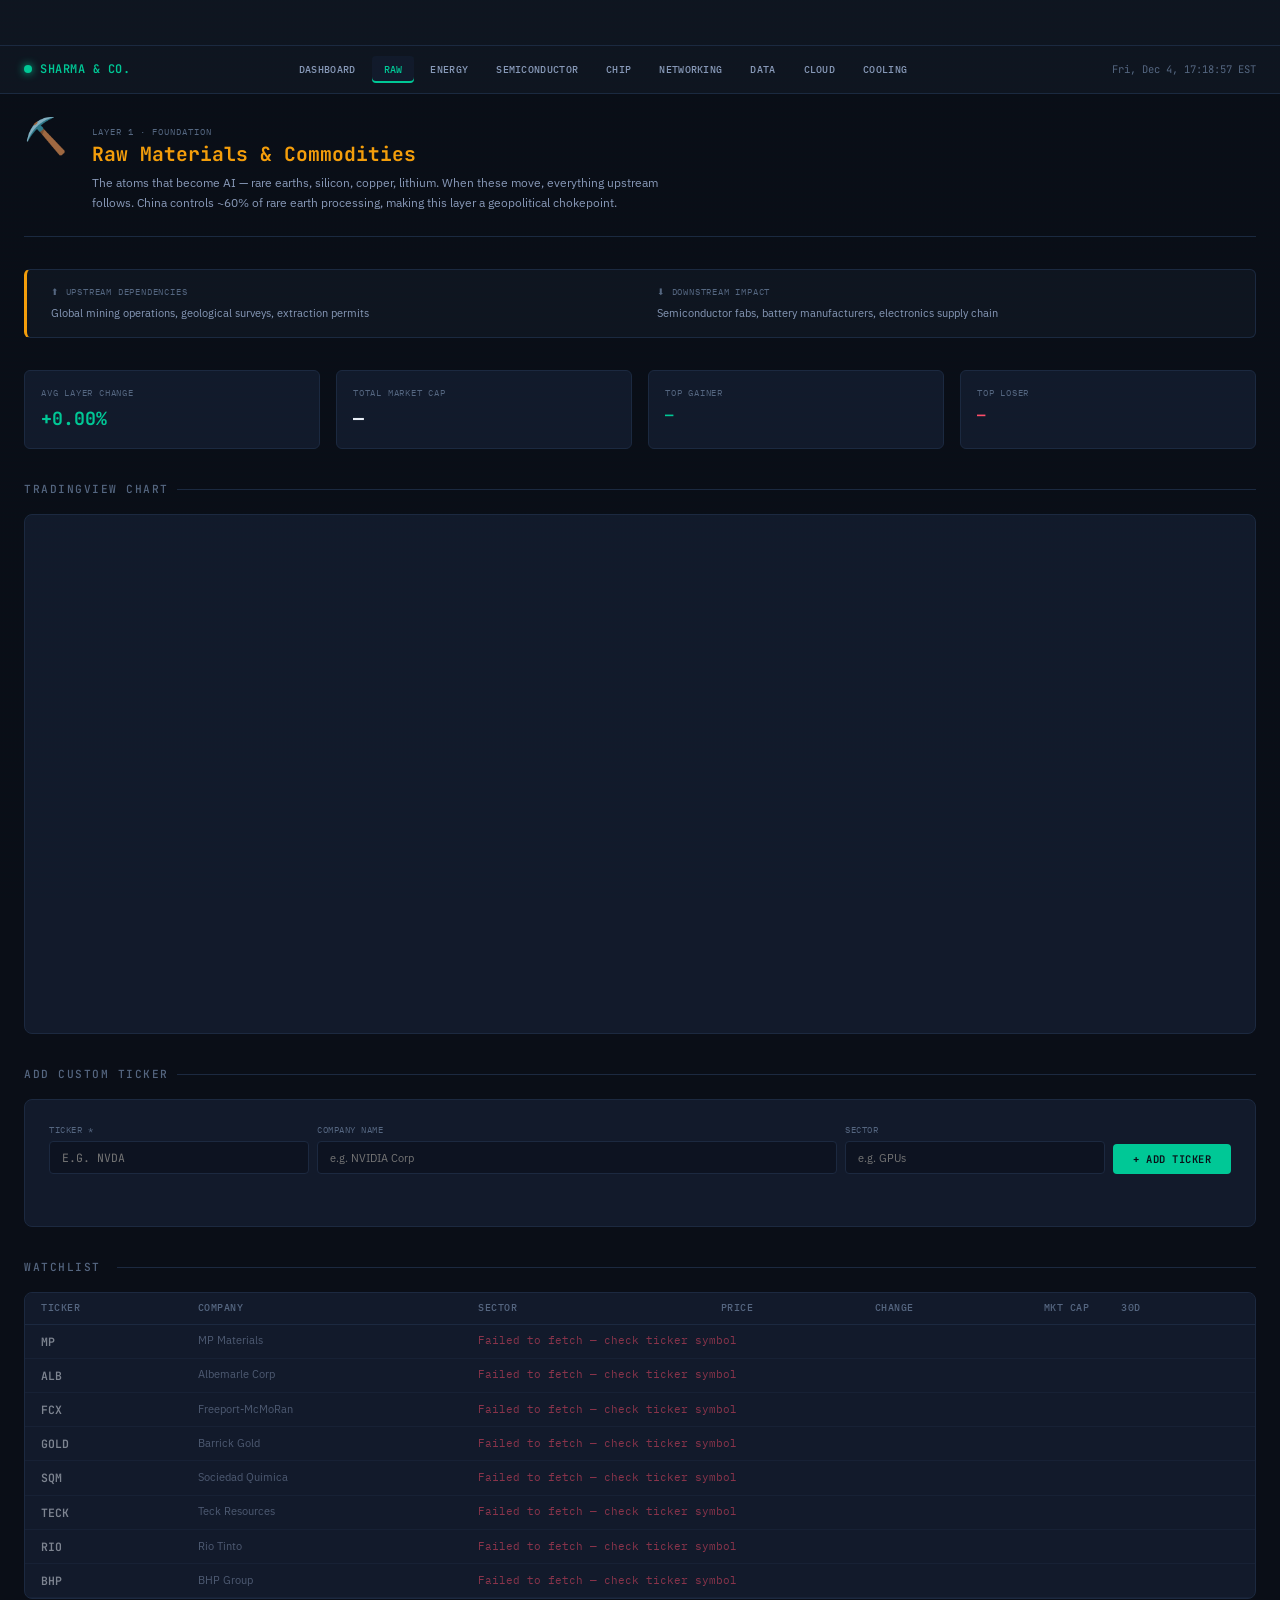
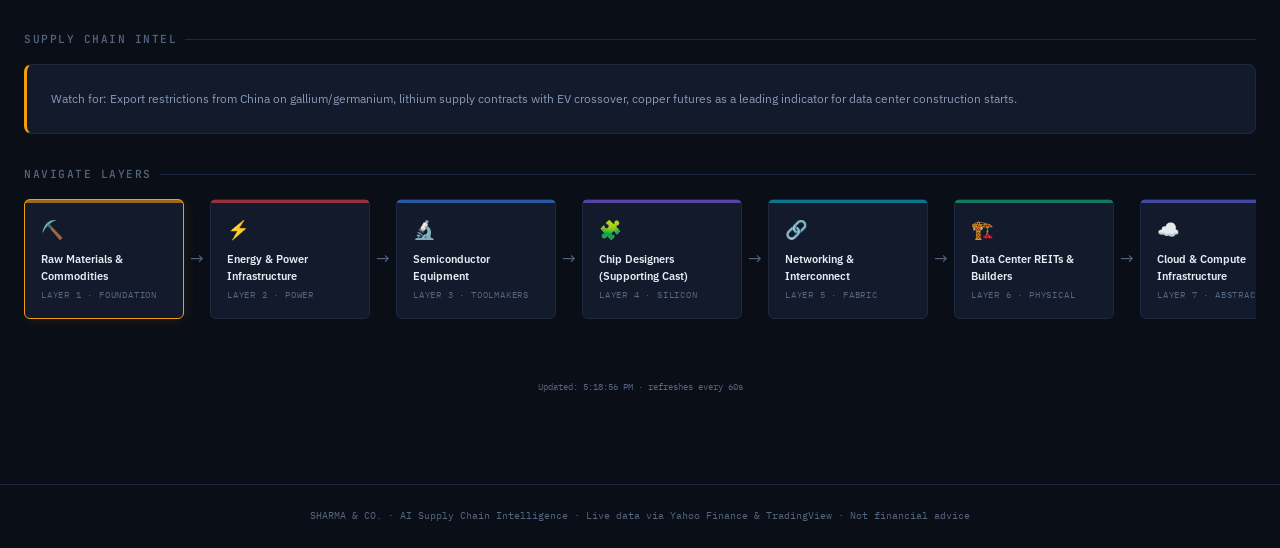
<file: pages/materials.html>
<!DOCTYPE html>
<html lang="en">
<head>
  <meta charset="UTF-8">
  <meta name="viewport" content="width=device-width, initial-scale=1.0">
  <title>Raw Materials & Commodities — Sharma & Co.</title>
  <link rel="stylesheet" href="../css/style.css">
  <style>.tv-tape-wrapper{height:46px;overflow:hidden;border-bottom:1px solid var(--border-primary);background:var(--bg-secondary)}</style>
</head>
<body>
  <!-- TRADINGVIEW TICKER TAPE -->
  <div class="tv-tape-wrapper" id="tv-ticker-tape"></div>

  <nav class="topbar">
    <div class="topbar-brand"><span class="dot"></span><span>SHARMA & CO.</span></div>
    <ul class="topbar-nav">
      <li><a href="../index.html">Dashboard</a></li>
      <li><a href="materials.html" class="active">Raw</a></li>
      <li><a href="energy.html">Energy</a></li>
      <li><a href="semicap.html">Semiconductor</a></li>
      <li><a href="chips.html">Chip</a></li>
      <li><a href="network.html">Networking</a></li>
      <li><a href="datacenter.html">Data</a></li>
      <li><a href="cloud.html">Cloud</a></li>
      <li><a href="cooling.html">Cooling</a></li>
    </ul>
    <div class="topbar-clock" id="topbar-clock"></div>
  </nav>

  <main class="main-content">
    <div class="subpage-header">
      <div class="layer-icon">⛏️</div>
      <div>
        <div class="layer-tag">Layer 1 · Foundation</div>
        <h1 style="color:#f59e0b">Raw Materials & Commodities</h1>
        <p class="layer-desc">The atoms that become AI — rare earths, silicon, copper, lithium. When these move, everything upstream follows. China controls ~60% of rare earth processing, making this layer a geopolitical chokepoint.</p>
      </div>
    </div>

    <div class="supply-chain-context" style="--node-color:#f59e0b">
      <div class="ctx-block"><div class="ctx-label">⬆ Upstream Dependencies</div><div class="ctx-value">Global mining operations, geological surveys, extraction permits</div></div>
      <div class="ctx-block"><div class="ctx-label">⬇ Downstream Impact</div><div class="ctx-value">Semiconductor fabs, battery manufacturers, electronics supply chain</div></div>
    </div>

    <div class="grid-4 section">
      <div class="stat-box"><div class="stat-label">Avg Layer Change</div><div class="stat-value" id="stat-avg-change" style="font-size:1.3rem">…</div></div>
      <div class="stat-box"><div class="stat-label">Total Market Cap</div><div class="stat-value" id="stat-total-mcap" style="font-size:1.3rem">…</div></div>
      <div class="stat-box"><div class="stat-label">Top Gainer</div><div class="stat-value" id="stat-top-gainer" style="font-size:1rem">…</div></div>
      <div class="stat-box"><div class="stat-label">Top Loser</div><div class="stat-value" id="stat-top-loser" style="font-size:1rem">…</div></div>
    </div>

    <!-- TRADINGVIEW CHART -->
    <div class="section">
      <div class="section-title">TradingView Chart</div>
      <div class="card" style="padding:0;overflow:hidden;min-height:520px" id="tv-chart-container"></div>
    </div>

    <!-- ADD CUSTOM TICKER -->
    <div class="section">
      <div class="section-title">Add Custom Ticker</div>
      <div class="card" id="add-ticker-container"></div>
    </div>

    <!-- WATCHLIST -->
    <div class="section">
      <div class="section-title">Watchlist <span id="custom-ticker-count" style="color:var(--accent-blue);font-size:0.72rem"></span></div>
      <div class="card" style="padding:0;overflow:hidden">
        <div id="layer-table"><div class="skeleton" style="height:400px;width:100%;border-radius:0"></div></div>
      </div>
    </div>

    <!-- SUPPLY CHAIN INTEL -->
    <div class="section">
      <div class="section-title">Supply Chain Intel</div>
      <div class="card" style="border-left:3px solid #f59e0b">
        <div style="font-size:0.84rem;color:var(--text-secondary);line-height:1.7">Watch for: Export restrictions from China on gallium/germanium, lithium supply contracts with EV crossover, copper futures as a leading indicator for data center construction starts.</div>
      </div>
    </div>

    <!-- LAYER NAV -->
    <div class="section">
      <div class="section-title">Navigate Layers</div>
      <div class="pipeline-flow" id="pipeline-mini"></div>
    </div>

    <div style="text-align:center;padding:16px 0">
      <span class="refresh-indicator"><span id="last-updated" style="color:var(--text-muted)">Connecting to live data...</span></span>
    </div>
  </main>

  <footer class="site-footer">SHARMA & CO. · AI Supply Chain Intelligence · Live data via Yahoo Finance & TradingView · Not financial advice</footer>

  <script src="../js/engine.js"></script>
  <script>
    (function(){
      // TradingView ticker tape for this layer
      renderTradingViewTicker('tv-ticker-tape');

      // Mini pipeline nav
      var flow=document.getElementById('pipeline-mini');
      LAYER_ORDER.forEach(function(k,i){
        var l=LAYERS[k],node=document.createElement('a');
        node.href=l.slug+'.html';node.className='pipeline-node';
        node.style.setProperty('--node-color',l.color);
        if(k==='materials'){node.style.borderColor=l.color;node.style.boxShadow='0 0 15px '+l.color+'20';}
        node.innerHTML='<div class="node-icon">'+l.icon+'</div><div class="node-name">'+l.name+'</div><div class="node-tag">'+l.tag+'</div>';
        flow.appendChild(node);
        if(i<LAYER_ORDER.length-1){var a=document.createElement('span');a.className='pipeline-arrow';a.textContent='→';flow.appendChild(a);}
      });

      startClock();
      loadSubpage('materials');
      setInterval(function(){loadSubpage('materials');}, CONFIG.REFRESH_INTERVAL);
    })();
  </script>
</body>
</html>
</file>
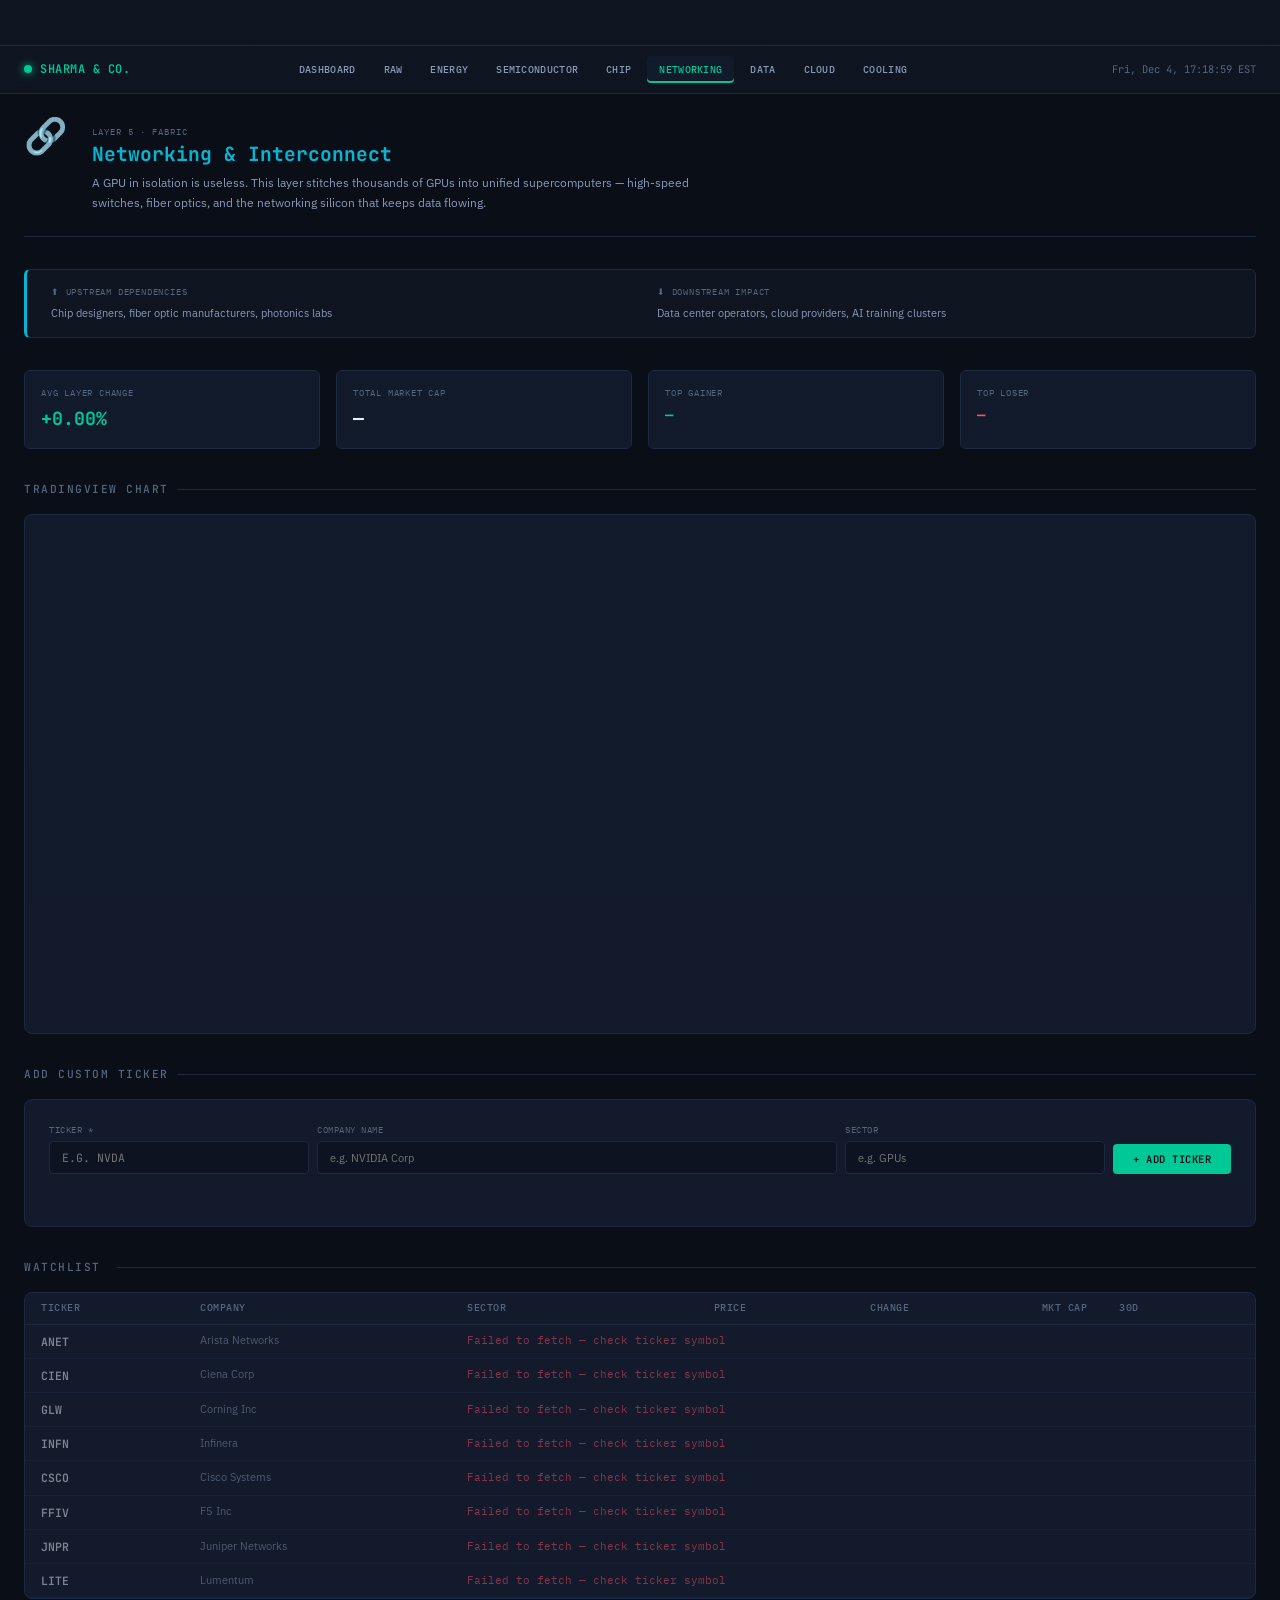
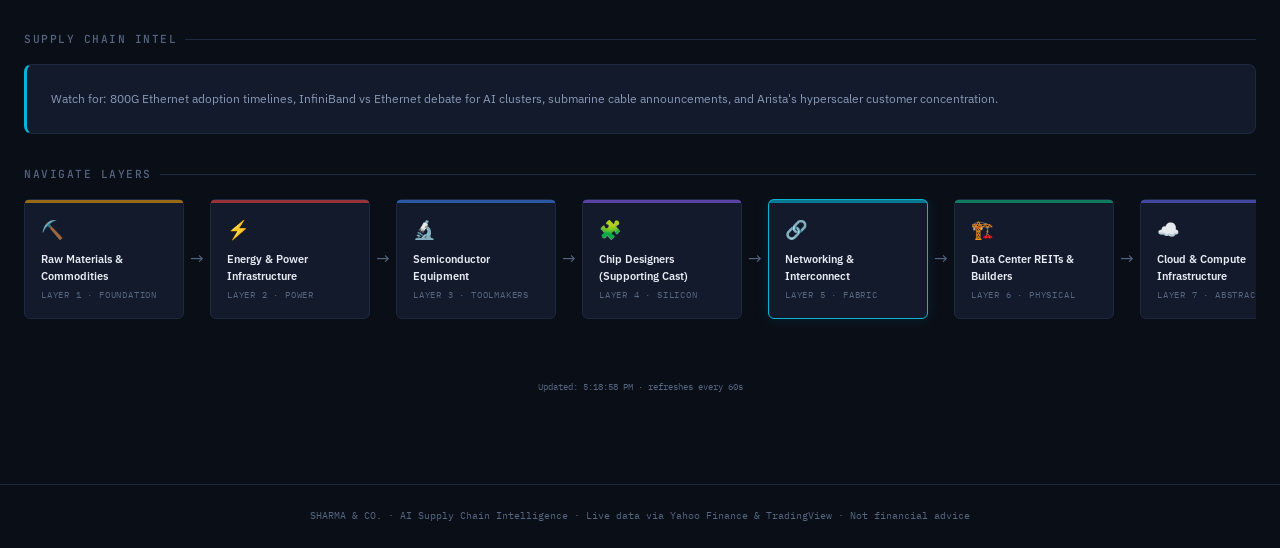
<file: pages/network.html>
<!DOCTYPE html>
<html lang="en">
<head>
  <meta charset="UTF-8">
  <meta name="viewport" content="width=device-width, initial-scale=1.0">
  <title>Networking & Interconnect — Sharma & Co.</title>
  <link rel="stylesheet" href="../css/style.css">
  <style>.tv-tape-wrapper{height:46px;overflow:hidden;border-bottom:1px solid var(--border-primary);background:var(--bg-secondary)}</style>
</head>
<body>
  <!-- TRADINGVIEW TICKER TAPE -->
  <div class="tv-tape-wrapper" id="tv-ticker-tape"></div>

  <nav class="topbar">
    <div class="topbar-brand"><span class="dot"></span><span>SHARMA & CO.</span></div>
    <ul class="topbar-nav">
      <li><a href="../index.html">Dashboard</a></li>
      <li><a href="materials.html">Raw</a></li>
      <li><a href="energy.html">Energy</a></li>
      <li><a href="semicap.html">Semiconductor</a></li>
      <li><a href="chips.html">Chip</a></li>
      <li><a href="network.html" class="active">Networking</a></li>
      <li><a href="datacenter.html">Data</a></li>
      <li><a href="cloud.html">Cloud</a></li>
      <li><a href="cooling.html">Cooling</a></li>
    </ul>
    <div class="topbar-clock" id="topbar-clock"></div>
  </nav>

  <main class="main-content">
    <div class="subpage-header">
      <div class="layer-icon">🔗</div>
      <div>
        <div class="layer-tag">Layer 5 · Fabric</div>
        <h1 style="color:#06b6d4">Networking & Interconnect</h1>
        <p class="layer-desc">A GPU in isolation is useless. This layer stitches thousands of GPUs into unified supercomputers — high-speed switches, fiber optics, and the networking silicon that keeps data flowing.</p>
      </div>
    </div>

    <div class="supply-chain-context" style="--node-color:#06b6d4">
      <div class="ctx-block"><div class="ctx-label">⬆ Upstream Dependencies</div><div class="ctx-value">Chip designers, fiber optic manufacturers, photonics labs</div></div>
      <div class="ctx-block"><div class="ctx-label">⬇ Downstream Impact</div><div class="ctx-value">Data center operators, cloud providers, AI training clusters</div></div>
    </div>

    <div class="grid-4 section">
      <div class="stat-box"><div class="stat-label">Avg Layer Change</div><div class="stat-value" id="stat-avg-change" style="font-size:1.3rem">…</div></div>
      <div class="stat-box"><div class="stat-label">Total Market Cap</div><div class="stat-value" id="stat-total-mcap" style="font-size:1.3rem">…</div></div>
      <div class="stat-box"><div class="stat-label">Top Gainer</div><div class="stat-value" id="stat-top-gainer" style="font-size:1rem">…</div></div>
      <div class="stat-box"><div class="stat-label">Top Loser</div><div class="stat-value" id="stat-top-loser" style="font-size:1rem">…</div></div>
    </div>

    <!-- TRADINGVIEW CHART -->
    <div class="section">
      <div class="section-title">TradingView Chart</div>
      <div class="card" style="padding:0;overflow:hidden;min-height:520px" id="tv-chart-container"></div>
    </div>

    <!-- ADD CUSTOM TICKER -->
    <div class="section">
      <div class="section-title">Add Custom Ticker</div>
      <div class="card" id="add-ticker-container"></div>
    </div>

    <!-- WATCHLIST -->
    <div class="section">
      <div class="section-title">Watchlist <span id="custom-ticker-count" style="color:var(--accent-blue);font-size:0.72rem"></span></div>
      <div class="card" style="padding:0;overflow:hidden">
        <div id="layer-table"><div class="skeleton" style="height:400px;width:100%;border-radius:0"></div></div>
      </div>
    </div>

    <!-- SUPPLY CHAIN INTEL -->
    <div class="section">
      <div class="section-title">Supply Chain Intel</div>
      <div class="card" style="border-left:3px solid #06b6d4">
        <div style="font-size:0.84rem;color:var(--text-secondary);line-height:1.7">Watch for: 800G Ethernet adoption timelines, InfiniBand vs Ethernet debate for AI clusters, submarine cable announcements, and Arista's hyperscaler customer concentration.</div>
      </div>
    </div>

    <!-- LAYER NAV -->
    <div class="section">
      <div class="section-title">Navigate Layers</div>
      <div class="pipeline-flow" id="pipeline-mini"></div>
    </div>

    <div style="text-align:center;padding:16px 0">
      <span class="refresh-indicator"><span id="last-updated" style="color:var(--text-muted)">Connecting to live data...</span></span>
    </div>
  </main>

  <footer class="site-footer">SHARMA & CO. · AI Supply Chain Intelligence · Live data via Yahoo Finance & TradingView · Not financial advice</footer>

  <script src="../js/engine.js"></script>
  <script>
    (function(){
      // TradingView ticker tape for this layer
      renderTradingViewTicker('tv-ticker-tape');

      // Mini pipeline nav
      var flow=document.getElementById('pipeline-mini');
      LAYER_ORDER.forEach(function(k,i){
        var l=LAYERS[k],node=document.createElement('a');
        node.href=l.slug+'.html';node.className='pipeline-node';
        node.style.setProperty('--node-color',l.color);
        if(k==='network'){node.style.borderColor=l.color;node.style.boxShadow='0 0 15px '+l.color+'20';}
        node.innerHTML='<div class="node-icon">'+l.icon+'</div><div class="node-name">'+l.name+'</div><div class="node-tag">'+l.tag+'</div>';
        flow.appendChild(node);
        if(i<LAYER_ORDER.length-1){var a=document.createElement('span');a.className='pipeline-arrow';a.textContent='→';flow.appendChild(a);}
      });

      startClock();
      loadSubpage('network');
      setInterval(function(){loadSubpage('network');}, CONFIG.REFRESH_INTERVAL);
    })();
  </script>
</body>
</html>
</file>
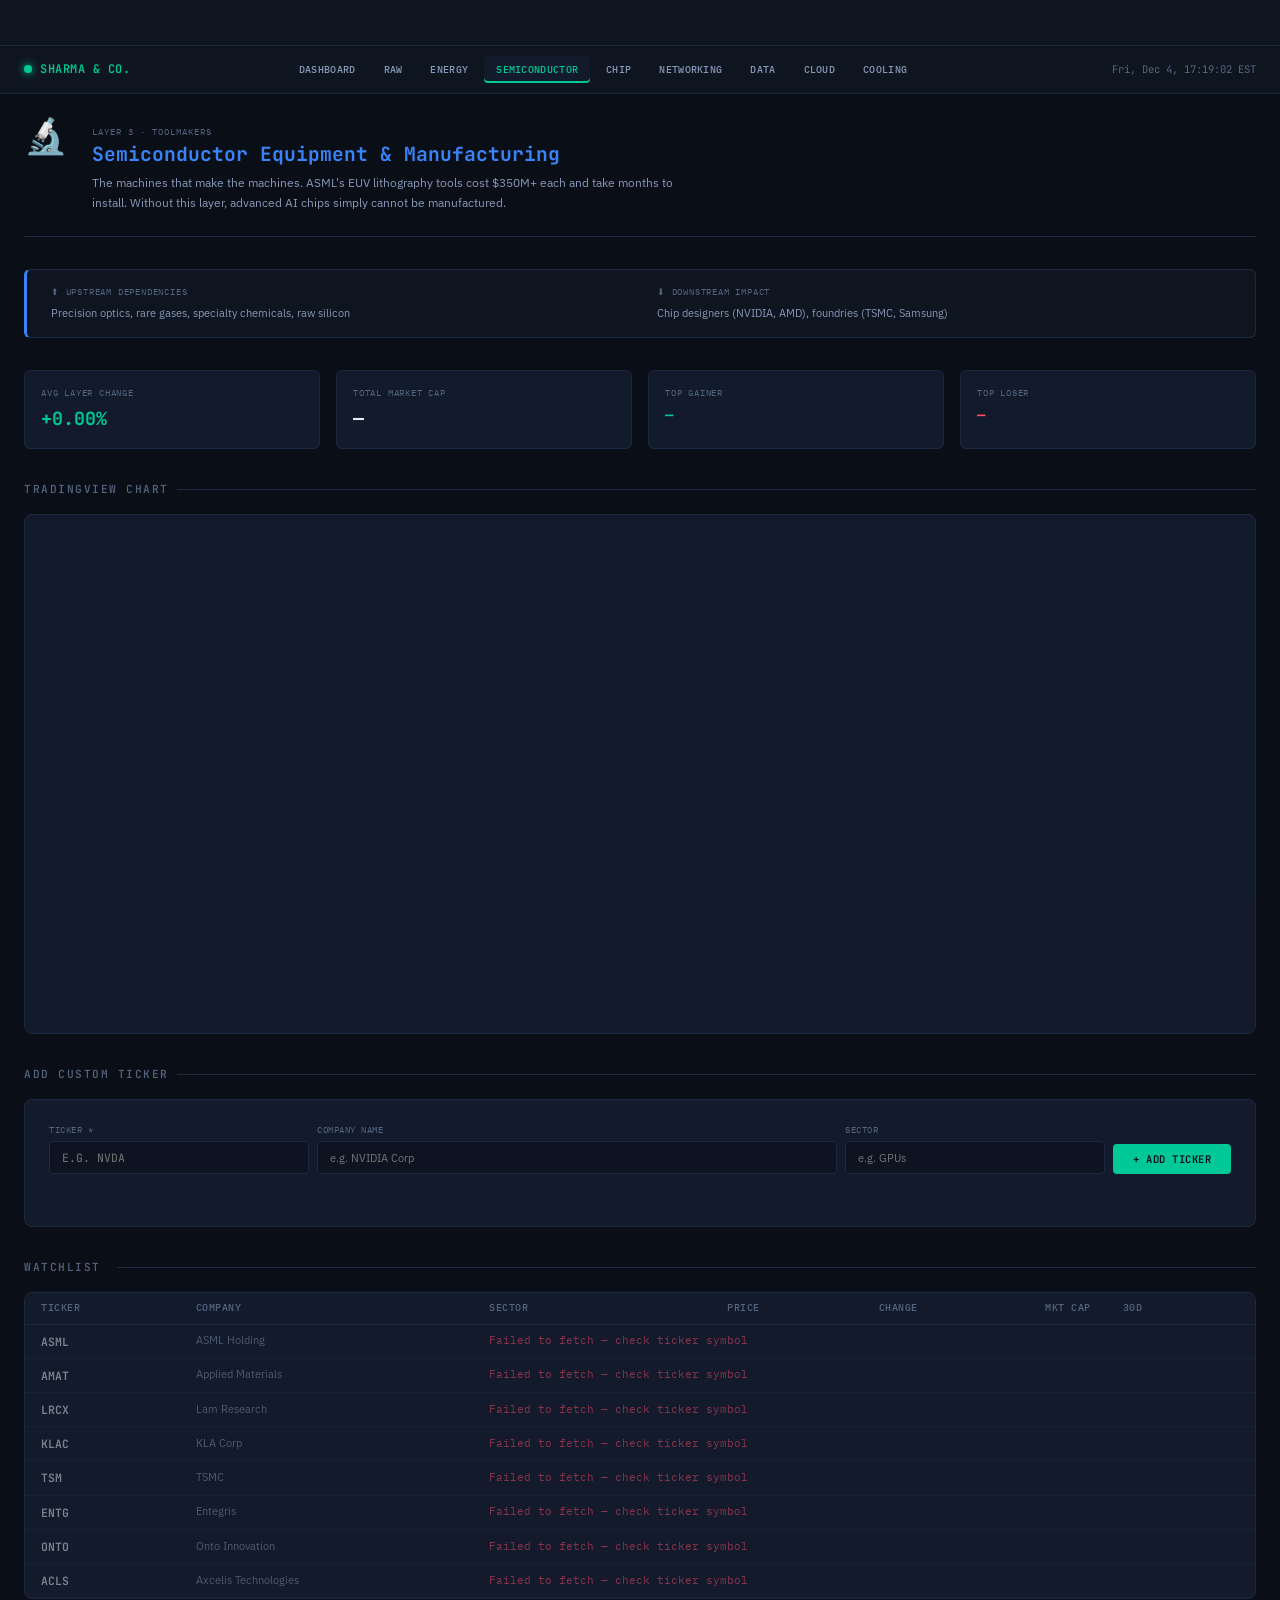
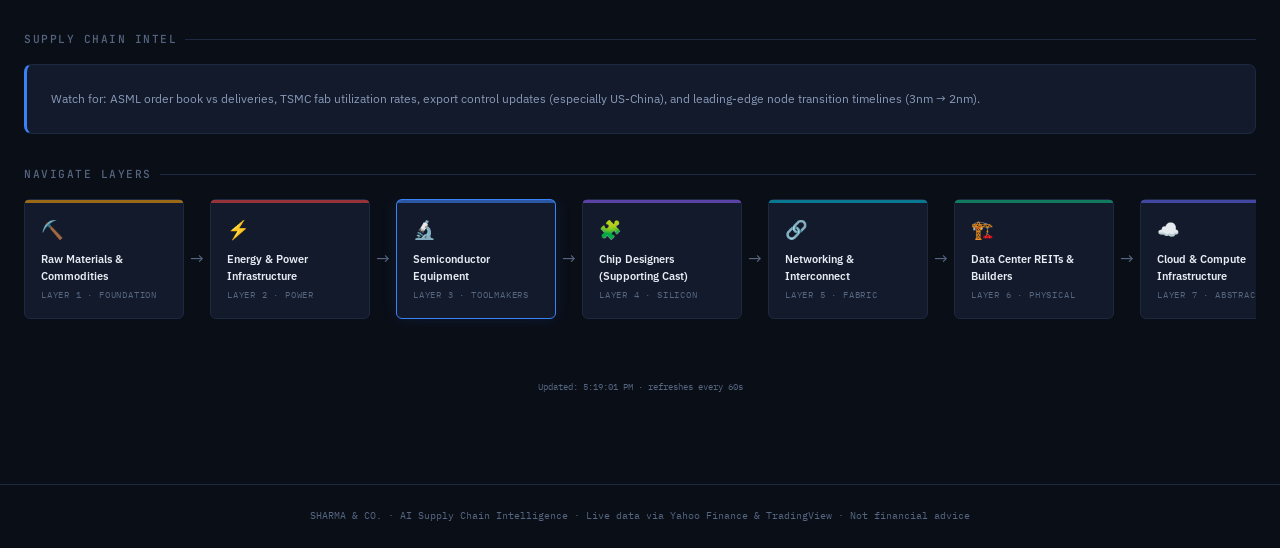
<file: pages/semicap.html>
<!DOCTYPE html>
<html lang="en">
<head>
  <meta charset="UTF-8">
  <meta name="viewport" content="width=device-width, initial-scale=1.0">
  <title>Semiconductor Equipment & Manufacturing — Sharma & Co.</title>
  <link rel="stylesheet" href="../css/style.css">
  <style>.tv-tape-wrapper{height:46px;overflow:hidden;border-bottom:1px solid var(--border-primary);background:var(--bg-secondary)}</style>
</head>
<body>
  <!-- TRADINGVIEW TICKER TAPE -->
  <div class="tv-tape-wrapper" id="tv-ticker-tape"></div>

  <nav class="topbar">
    <div class="topbar-brand"><span class="dot"></span><span>SHARMA & CO.</span></div>
    <ul class="topbar-nav">
      <li><a href="../index.html">Dashboard</a></li>
      <li><a href="materials.html">Raw</a></li>
      <li><a href="energy.html">Energy</a></li>
      <li><a href="semicap.html" class="active">Semiconductor</a></li>
      <li><a href="chips.html">Chip</a></li>
      <li><a href="network.html">Networking</a></li>
      <li><a href="datacenter.html">Data</a></li>
      <li><a href="cloud.html">Cloud</a></li>
      <li><a href="cooling.html">Cooling</a></li>
    </ul>
    <div class="topbar-clock" id="topbar-clock"></div>
  </nav>

  <main class="main-content">
    <div class="subpage-header">
      <div class="layer-icon">🔬</div>
      <div>
        <div class="layer-tag">Layer 3 · Toolmakers</div>
        <h1 style="color:#3b82f6">Semiconductor Equipment & Manufacturing</h1>
        <p class="layer-desc">The machines that make the machines. ASML's EUV lithography tools cost $350M+ each and take months to install. Without this layer, advanced AI chips simply cannot be manufactured.</p>
      </div>
    </div>

    <div class="supply-chain-context" style="--node-color:#3b82f6">
      <div class="ctx-block"><div class="ctx-label">⬆ Upstream Dependencies</div><div class="ctx-value">Precision optics, rare gases, specialty chemicals, raw silicon</div></div>
      <div class="ctx-block"><div class="ctx-label">⬇ Downstream Impact</div><div class="ctx-value">Chip designers (NVIDIA, AMD), foundries (TSMC, Samsung)</div></div>
    </div>

    <div class="grid-4 section">
      <div class="stat-box"><div class="stat-label">Avg Layer Change</div><div class="stat-value" id="stat-avg-change" style="font-size:1.3rem">…</div></div>
      <div class="stat-box"><div class="stat-label">Total Market Cap</div><div class="stat-value" id="stat-total-mcap" style="font-size:1.3rem">…</div></div>
      <div class="stat-box"><div class="stat-label">Top Gainer</div><div class="stat-value" id="stat-top-gainer" style="font-size:1rem">…</div></div>
      <div class="stat-box"><div class="stat-label">Top Loser</div><div class="stat-value" id="stat-top-loser" style="font-size:1rem">…</div></div>
    </div>

    <!-- TRADINGVIEW CHART -->
    <div class="section">
      <div class="section-title">TradingView Chart</div>
      <div class="card" style="padding:0;overflow:hidden;min-height:520px" id="tv-chart-container"></div>
    </div>

    <!-- ADD CUSTOM TICKER -->
    <div class="section">
      <div class="section-title">Add Custom Ticker</div>
      <div class="card" id="add-ticker-container"></div>
    </div>

    <!-- WATCHLIST -->
    <div class="section">
      <div class="section-title">Watchlist <span id="custom-ticker-count" style="color:var(--accent-blue);font-size:0.72rem"></span></div>
      <div class="card" style="padding:0;overflow:hidden">
        <div id="layer-table"><div class="skeleton" style="height:400px;width:100%;border-radius:0"></div></div>
      </div>
    </div>

    <!-- SUPPLY CHAIN INTEL -->
    <div class="section">
      <div class="section-title">Supply Chain Intel</div>
      <div class="card" style="border-left:3px solid #3b82f6">
        <div style="font-size:0.84rem;color:var(--text-secondary);line-height:1.7">Watch for: ASML order book vs deliveries, TSMC fab utilization rates, export control updates (especially US-China), and leading-edge node transition timelines (3nm → 2nm).</div>
      </div>
    </div>

    <!-- LAYER NAV -->
    <div class="section">
      <div class="section-title">Navigate Layers</div>
      <div class="pipeline-flow" id="pipeline-mini"></div>
    </div>

    <div style="text-align:center;padding:16px 0">
      <span class="refresh-indicator"><span id="last-updated" style="color:var(--text-muted)">Connecting to live data...</span></span>
    </div>
  </main>

  <footer class="site-footer">SHARMA & CO. · AI Supply Chain Intelligence · Live data via Yahoo Finance & TradingView · Not financial advice</footer>

  <script src="../js/engine.js"></script>
  <script>
    (function(){
      // TradingView ticker tape for this layer
      renderTradingViewTicker('tv-ticker-tape');

      // Mini pipeline nav
      var flow=document.getElementById('pipeline-mini');
      LAYER_ORDER.forEach(function(k,i){
        var l=LAYERS[k],node=document.createElement('a');
        node.href=l.slug+'.html';node.className='pipeline-node';
        node.style.setProperty('--node-color',l.color);
        if(k==='semicap'){node.style.borderColor=l.color;node.style.boxShadow='0 0 15px '+l.color+'20';}
        node.innerHTML='<div class="node-icon">'+l.icon+'</div><div class="node-name">'+l.name+'</div><div class="node-tag">'+l.tag+'</div>';
        flow.appendChild(node);
        if(i<LAYER_ORDER.length-1){var a=document.createElement('span');a.className='pipeline-arrow';a.textContent='→';flow.appendChild(a);}
      });

      startClock();
      loadSubpage('semicap');
      setInterval(function(){loadSubpage('semicap');}, CONFIG.REFRESH_INTERVAL);
    })();
  </script>
</body>
</html>
</file>
<file: css/style.css>
/* ============================================
   AI SUPPLY CHAIN DASHBOARD
   Bloomberg Terminal / Dark Mode Aesthetic
   ============================================ */

@import url('https://fonts.googleapis.com/css2?family=JetBrains+Mono:wght@300;400;500;600;700&family=IBM+Plex+Sans:wght@300;400;500;600;700&family=IBM+Plex+Mono:wght@400;500&display=swap');

:root {
  /* Core palette */
  --bg-primary: #0a0e17;
  --bg-secondary: #0f1520;
  --bg-card: #121a2b;
  --bg-card-hover: #162036;
  --bg-input: #0d1321;
  --border-primary: #1c2940;
  --border-accent: #2a3a5c;
  --border-glow: rgba(0, 200, 150, 0.15);

  /* Text */
  --text-primary: #e8edf5;
  --text-secondary: #8899b8;
  --text-muted: #556680;
  --text-label: #667a99;

  /* Accent colors */
  --accent-green: #00c896;
  --accent-green-dim: rgba(0, 200, 150, 0.12);
  --accent-red: #ff4d6a;
  --accent-red-dim: rgba(255, 77, 106, 0.12);
  --accent-blue: #3b82f6;
  --accent-blue-dim: rgba(59, 130, 246, 0.1);
  --accent-amber: #f59e0b;
  --accent-amber-dim: rgba(245, 158, 11, 0.1);
  --accent-cyan: #06b6d4;
  --accent-purple: #a855f7;

  /* Layer-specific colors */
  --layer-materials: #f59e0b;
  --layer-energy: #ef4444;
  --layer-semicap: #3b82f6;
  --layer-chips: #8b5cf6;
  --layer-network: #06b6d4;
  --layer-datacenter: #10b981;
  --layer-cloud: #6366f1;
  --layer-cooling: #0ea5e9;

  /* Spacing */
  --gap-xs: 4px;
  --gap-sm: 8px;
  --gap-md: 16px;
  --gap-lg: 24px;
  --gap-xl: 32px;
  --gap-2xl: 48px;

  /* Radius */
  --radius-sm: 4px;
  --radius-md: 6px;
  --radius-lg: 8px;

  /* Shadows */
  --shadow-card: 0 1px 3px rgba(0,0,0,0.4), 0 0 0 1px var(--border-primary);
  --shadow-glow: 0 0 20px rgba(0, 200, 150, 0.05);

  /* Transitions */
  --transition-fast: 150ms ease;
  --transition-base: 250ms ease;
}

/* ============ RESET & BASE ============ */
*, *::before, *::after {
  box-sizing: border-box;
  margin: 0;
  padding: 0;
}

html {
  font-size: 14px;
  scroll-behavior: smooth;
}

body {
  font-family: 'IBM Plex Sans', -apple-system, sans-serif;
  background: var(--bg-primary);
  color: var(--text-primary);
  line-height: 1.5;
  min-height: 100vh;
  -webkit-font-smoothing: antialiased;
}

a {
  color: var(--accent-green);
  text-decoration: none;
  transition: color var(--transition-fast);
}
a:hover {
  color: #33d4aa;
}

/* ============ SCANLINE OVERLAY ============ */
body::before {
  content: '';
  position: fixed;
  top: 0; left: 0; right: 0; bottom: 0;
  background: repeating-linear-gradient(
    0deg,
    transparent,
    transparent 2px,
    rgba(0, 200, 150, 0.008) 2px,
    rgba(0, 200, 150, 0.008) 4px
  );
  pointer-events: none;
  z-index: 9999;
}

/* ============ TOP BAR ============ */
.topbar {
  position: sticky;
  top: 0;
  z-index: 100;
  display: flex;
  align-items: center;
  justify-content: space-between;
  padding: 0 var(--gap-lg);
  height: 48px;
  background: var(--bg-secondary);
  border-bottom: 1px solid var(--border-primary);
  backdrop-filter: blur(12px);
}

.topbar-brand {
  display: flex;
  align-items: center;
  gap: var(--gap-sm);
  font-family: 'JetBrains Mono', monospace;
  font-weight: 600;
  font-size: 0.85rem;
  letter-spacing: 0.5px;
  color: var(--accent-green);
}

.topbar-brand .dot {
  width: 8px;
  height: 8px;
  background: var(--accent-green);
  border-radius: 50%;
  animation: pulse-dot 2s ease-in-out infinite;
  box-shadow: 0 0 8px var(--accent-green);
}

@keyframes pulse-dot {
  0%, 100% { opacity: 1; }
  50% { opacity: 0.4; }
}

.topbar-nav {
  display: flex;
  align-items: center;
  gap: var(--gap-xs);
  list-style: none;
  overflow-x: auto;
}

.topbar-nav a {
  display: block;
  padding: 6px 12px;
  font-family: 'IBM Plex Mono', monospace;
  font-size: 0.72rem;
  font-weight: 500;
  letter-spacing: 0.3px;
  color: var(--text-secondary);
  border-radius: var(--radius-sm);
  transition: all var(--transition-fast);
  white-space: nowrap;
  text-transform: uppercase;
}

.topbar-nav a:hover,
.topbar-nav a.active {
  color: var(--text-primary);
  background: var(--bg-card);
}

.topbar-nav a.active {
  color: var(--accent-green);
  box-shadow: inset 0 -2px 0 var(--accent-green);
}

.topbar-clock {
  font-family: 'JetBrains Mono', monospace;
  font-size: 0.75rem;
  color: var(--text-muted);
  min-width: 180px;
  text-align: right;
}

/* ============ MAIN LAYOUT ============ */
.main-content {
  max-width: 1600px;
  margin: 0 auto;
  padding: var(--gap-lg);
}

/* ============ HERO / HEADER ============ */
.dashboard-header {
  margin-bottom: var(--gap-xl);
}

.dashboard-header h1 {
  font-family: 'JetBrains Mono', monospace;
  font-size: 1.6rem;
  font-weight: 700;
  color: var(--text-primary);
  margin-bottom: var(--gap-xs);
}

.dashboard-header h1 span {
  color: var(--accent-green);
}

.dashboard-header .subtitle {
  font-size: 0.85rem;
  color: var(--text-secondary);
  max-width: 700px;
}

/* ============ PIPELINE FLOW ============ */
.pipeline-section {
  margin-bottom: var(--gap-xl);
}

.pipeline-section h2 {
  font-family: 'JetBrains Mono', monospace;
  font-size: 0.8rem;
  font-weight: 500;
  color: var(--text-muted);
  text-transform: uppercase;
  letter-spacing: 1.5px;
  margin-bottom: var(--gap-md);
}

.pipeline-flow {
  display: flex;
  align-items: stretch;
  gap: 2px;
  overflow-x: auto;
  padding-bottom: var(--gap-sm);
}

.pipeline-node {
  flex: 1;
  min-width: 160px;
  background: var(--bg-card);
  border: 1px solid var(--border-primary);
  border-radius: var(--radius-md);
  padding: var(--gap-md);
  cursor: pointer;
  transition: all var(--transition-base);
  position: relative;
  text-decoration: none;
  color: inherit;
  display: flex;
  flex-direction: column;
}

.pipeline-node::before {
  content: '';
  position: absolute;
  top: 0;
  left: 0;
  right: 0;
  height: 3px;
  border-radius: var(--radius-md) var(--radius-md) 0 0;
  background: var(--node-color);
  opacity: 0.6;
  transition: opacity var(--transition-base);
}

.pipeline-node:hover {
  border-color: var(--node-color);
  transform: translateY(-2px);
  box-shadow: 0 4px 20px rgba(0,0,0,0.3), 0 0 15px color-mix(in srgb, var(--node-color) 15%, transparent);
}

.pipeline-node:hover::before {
  opacity: 1;
}

.pipeline-node .node-icon {
  font-size: 1.3rem;
  margin-bottom: var(--gap-sm);
}

.pipeline-node .node-name {
  font-family: 'IBM Plex Sans', sans-serif;
  font-size: 0.8rem;
  font-weight: 600;
  color: var(--text-primary);
  margin-bottom: var(--gap-xs);
}

.pipeline-node .node-tag {
  font-family: 'IBM Plex Mono', monospace;
  font-size: 0.65rem;
  color: var(--text-muted);
  text-transform: uppercase;
  letter-spacing: 0.8px;
}

.pipeline-node .node-status {
  margin-top: auto;
  padding-top: var(--gap-sm);
  display: flex;
  align-items: center;
  gap: var(--gap-xs);
}

.pipeline-node .status-dot {
  width: 6px;
  height: 6px;
  border-radius: 50%;
}
.status-dot.green { background: var(--accent-green); box-shadow: 0 0 6px var(--accent-green); }
.status-dot.amber { background: var(--accent-amber); box-shadow: 0 0 6px var(--accent-amber); }
.status-dot.red { background: var(--accent-red); box-shadow: 0 0 6px var(--accent-red); }

.pipeline-node .status-text {
  font-family: 'JetBrains Mono', monospace;
  font-size: 0.65rem;
}
.status-text.up { color: var(--accent-green); }
.status-text.mixed { color: var(--accent-amber); }
.status-text.down { color: var(--accent-red); }

.pipeline-arrow {
  display: flex;
  align-items: center;
  color: var(--text-muted);
  font-size: 1.2rem;
  flex-shrink: 0;
  padding: 0 4px;
}

/* ============ GRID LAYOUTS ============ */
.grid-2 {
  display: grid;
  grid-template-columns: 1fr 1fr;
  gap: var(--gap-md);
}

.grid-3 {
  display: grid;
  grid-template-columns: 1fr 1fr 1fr;
  gap: var(--gap-md);
}

.grid-4 {
  display: grid;
  grid-template-columns: repeat(4, 1fr);
  gap: var(--gap-md);
}

/* ============ CARD COMPONENT ============ */
.card {
  background: var(--bg-card);
  border: 1px solid var(--border-primary);
  border-radius: var(--radius-lg);
  padding: var(--gap-lg);
  transition: border-color var(--transition-base);
}

.card:hover {
  border-color: var(--border-accent);
}

.card-header {
  display: flex;
  align-items: center;
  justify-content: space-between;
  margin-bottom: var(--gap-md);
}

.card-title {
  font-family: 'JetBrains Mono', monospace;
  font-size: 0.72rem;
  font-weight: 500;
  color: var(--text-muted);
  text-transform: uppercase;
  letter-spacing: 1px;
}

.card-badge {
  font-family: 'IBM Plex Mono', monospace;
  font-size: 0.65rem;
  padding: 2px 8px;
  border-radius: 3px;
  font-weight: 500;
}
.card-badge.live {
  background: var(--accent-green-dim);
  color: var(--accent-green);
}

/* ============ DATA TABLE ============ */
.data-table {
  width: 100%;
  border-collapse: collapse;
  font-size: 0.82rem;
}

.data-table thead th {
  font-family: 'IBM Plex Mono', monospace;
  font-size: 0.68rem;
  font-weight: 500;
  color: var(--text-muted);
  text-transform: uppercase;
  letter-spacing: 0.5px;
  padding: var(--gap-sm) var(--gap-md);
  text-align: left;
  border-bottom: 1px solid var(--border-primary);
  position: sticky;
  top: 0;
  background: var(--bg-card);
}

.data-table tbody tr {
  border-bottom: 1px solid rgba(28, 41, 64, 0.5);
  transition: background var(--transition-fast);
}

.data-table tbody tr:hover {
  background: var(--bg-card-hover);
}

.data-table td {
  padding: var(--gap-sm) var(--gap-md);
  font-family: 'IBM Plex Sans', sans-serif;
}

.data-table .ticker {
  font-family: 'JetBrains Mono', monospace;
  font-weight: 600;
  color: var(--text-primary);
}

.data-table .company-name {
  color: var(--text-secondary);
  font-size: 0.75rem;
}

.data-table .price {
  font-family: 'JetBrains Mono', monospace;
  font-weight: 500;
  text-align: right;
}

.data-table .change {
  font-family: 'JetBrains Mono', monospace;
  font-weight: 500;
  text-align: right;
}

.change.up { color: var(--accent-green); }
.change.down { color: var(--accent-red); }

.data-table .mcap {
  font-family: 'JetBrains Mono', monospace;
  color: var(--text-secondary);
  text-align: right;
  font-size: 0.78rem;
}

/* Sparkline cell */
.data-table .sparkline-cell {
  width: 80px;
  padding: var(--gap-xs);
}

.sparkline-cell canvas {
  display: block;
}

/* ============ STAT BOX ============ */
.stat-box {
  background: var(--bg-card);
  border: 1px solid var(--border-primary);
  border-radius: var(--radius-md);
  padding: var(--gap-md);
}

.stat-box .stat-label {
  font-family: 'IBM Plex Mono', monospace;
  font-size: 0.65rem;
  color: var(--text-muted);
  text-transform: uppercase;
  letter-spacing: 0.8px;
  margin-bottom: var(--gap-xs);
}

.stat-box .stat-value {
  font-family: 'JetBrains Mono', monospace;
  font-size: 1.5rem;
  font-weight: 700;
  color: var(--text-primary);
}

.stat-box .stat-change {
  font-family: 'JetBrains Mono', monospace;
  font-size: 0.75rem;
  margin-top: 2px;
}

/* ============ NEWS FEED ============ */
.news-feed {
  list-style: none;
}

.news-feed li {
  padding: var(--gap-sm) 0;
  border-bottom: 1px solid rgba(28, 41, 64, 0.4);
  display: flex;
  gap: var(--gap-md);
  align-items: flex-start;
}

.news-feed .news-time {
  font-family: 'JetBrains Mono', monospace;
  font-size: 0.68rem;
  color: var(--text-muted);
  white-space: nowrap;
  min-width: 50px;
}

.news-feed .news-text {
  font-size: 0.82rem;
  color: var(--text-secondary);
  line-height: 1.4;
}

.news-feed .news-tag {
  font-family: 'IBM Plex Mono', monospace;
  font-size: 0.6rem;
  padding: 1px 6px;
  border-radius: 2px;
  text-transform: uppercase;
  font-weight: 500;
  margin-left: auto;
  white-space: nowrap;
}

/* ============ LAYER HEALTH INDICATORS ============ */
.health-bar {
  display: flex;
  align-items: center;
  gap: var(--gap-sm);
  padding: var(--gap-sm) 0;
}

.health-bar .health-segment {
  flex: 1;
  height: 4px;
  border-radius: 2px;
  background: var(--border-primary);
  position: relative;
  overflow: hidden;
}

.health-bar .health-fill {
  position: absolute;
  top: 0; left: 0; bottom: 0;
  border-radius: 2px;
  transition: width 1s ease;
}

/* ============ SUBPAGE LAYOUT ============ */
.subpage-header {
  display: flex;
  align-items: flex-start;
  gap: var(--gap-lg);
  margin-bottom: var(--gap-xl);
  padding-bottom: var(--gap-lg);
  border-bottom: 1px solid var(--border-primary);
}

.subpage-header .layer-icon {
  font-size: 2.5rem;
  line-height: 1;
}

.subpage-header h1 {
  font-family: 'JetBrains Mono', monospace;
  font-size: 1.4rem;
  font-weight: 700;
  color: var(--text-primary);
  margin-bottom: var(--gap-xs);
}

.subpage-header .layer-desc {
  font-size: 0.88rem;
  color: var(--text-secondary);
  max-width: 600px;
  line-height: 1.6;
}

.subpage-header .layer-tag {
  font-family: 'IBM Plex Mono', monospace;
  font-size: 0.65rem;
  color: var(--text-muted);
  text-transform: uppercase;
  letter-spacing: 1px;
  margin-top: var(--gap-sm);
}

.supply-chain-context {
  background: var(--bg-secondary);
  border: 1px solid var(--border-primary);
  border-left: 3px solid var(--node-color, var(--accent-green));
  border-radius: var(--radius-md);
  padding: var(--gap-md) var(--gap-lg);
  margin-bottom: var(--gap-xl);
  display: flex;
  gap: var(--gap-xl);
}

.supply-chain-context .ctx-block {
  flex: 1;
}

.supply-chain-context .ctx-label {
  font-family: 'IBM Plex Mono', monospace;
  font-size: 0.65rem;
  color: var(--text-muted);
  text-transform: uppercase;
  letter-spacing: 0.8px;
  margin-bottom: var(--gap-xs);
}

.supply-chain-context .ctx-value {
  font-size: 0.82rem;
  color: var(--text-secondary);
}

/* ============ TICKER STRIP ============ */
.ticker-strip {
  background: var(--bg-secondary);
  border-bottom: 1px solid var(--border-primary);
  overflow: hidden;
  height: 32px;
  display: flex;
  align-items: center;
}

.ticker-strip-inner {
  display: flex;
  gap: var(--gap-xl);
  animation: ticker-scroll 60s linear infinite;
  white-space: nowrap;
}

.ticker-item {
  display: flex;
  align-items: center;
  gap: var(--gap-sm);
  font-family: 'JetBrains Mono', monospace;
  font-size: 0.72rem;
}

.ticker-item .t-symbol {
  color: var(--text-primary);
  font-weight: 600;
}

.ticker-item .t-price {
  color: var(--text-secondary);
}

@keyframes ticker-scroll {
  0% { transform: translateX(0); }
  100% { transform: translateX(-50%); }
}

/* ============ TRADINGVIEW WIDGET WRAPPER ============ */
.tv-widget-wrapper {
  background: var(--bg-card);
  border: 1px solid var(--border-primary);
  border-radius: var(--radius-lg);
  overflow: hidden;
  height: 400px;
}

/* ============ LOADING STATES ============ */
.skeleton {
  background: linear-gradient(90deg, var(--bg-card) 25%, var(--bg-card-hover) 50%, var(--bg-card) 75%);
  background-size: 200% 100%;
  animation: skeleton-pulse 1.5s ease infinite;
  border-radius: var(--radius-sm);
}

@keyframes skeleton-pulse {
  0% { background-position: 200% 0; }
  100% { background-position: -200% 0; }
}

/* ============ RESPONSIVE ============ */
@media (max-width: 1200px) {
  .grid-4 { grid-template-columns: repeat(2, 1fr); }
  .pipeline-flow { flex-wrap: wrap; }
  .pipeline-arrow { display: none; }
  .pipeline-node { min-width: calc(50% - 10px); }
}

@media (max-width: 768px) {
  .topbar { padding: 0 var(--gap-md); }
  .topbar-nav { display: none; }
  .topbar-clock { display: none; }
  .main-content { padding: var(--gap-md); }
  .grid-2, .grid-3, .grid-4 { grid-template-columns: 1fr; }
  .pipeline-node { min-width: 100%; }
  .supply-chain-context { flex-direction: column; gap: var(--gap-md); }
  .dashboard-header h1 { font-size: 1.2rem; }
}

/* ============ FOOTER ============ */
.site-footer {
  margin-top: var(--gap-2xl);
  padding: var(--gap-lg);
  border-top: 1px solid var(--border-primary);
  text-align: center;
  font-family: 'IBM Plex Mono', monospace;
  font-size: 0.68rem;
  color: var(--text-muted);
}

/* ============ SECTION SPACING ============ */
.section {
  margin-bottom: var(--gap-xl);
}

.section-title {
  font-family: 'JetBrains Mono', monospace;
  font-size: 0.8rem;
  font-weight: 500;
  color: var(--text-muted);
  text-transform: uppercase;
  letter-spacing: 1.5px;
  margin-bottom: var(--gap-md);
  display: flex;
  align-items: center;
  gap: var(--gap-sm);
}

.section-title::after {
  content: '';
  flex: 1;
  height: 1px;
  background: var(--border-primary);
}

/* ============ MOBILE NAV HAMBURGER ============ */
.mobile-nav-toggle {
  display: none;
  background: none;
  border: none;
  color: var(--text-secondary);
  font-size: 1.4rem;
  cursor: pointer;
  padding: var(--gap-xs);
}

@media (max-width: 768px) {
  .mobile-nav-toggle { display: block; }
}

/* ============ REFRESH INDICATOR ============ */
.refresh-indicator {
  display: inline-flex;
  align-items: center;
  gap: var(--gap-xs);
  font-family: 'IBM Plex Mono', monospace;
  font-size: 0.65rem;
  color: var(--text-muted);
}

.refresh-indicator .spin {
  animation: spin 1s linear infinite;
}

@keyframes spin {
  100% { transform: rotate(360deg); }
}
</file>
